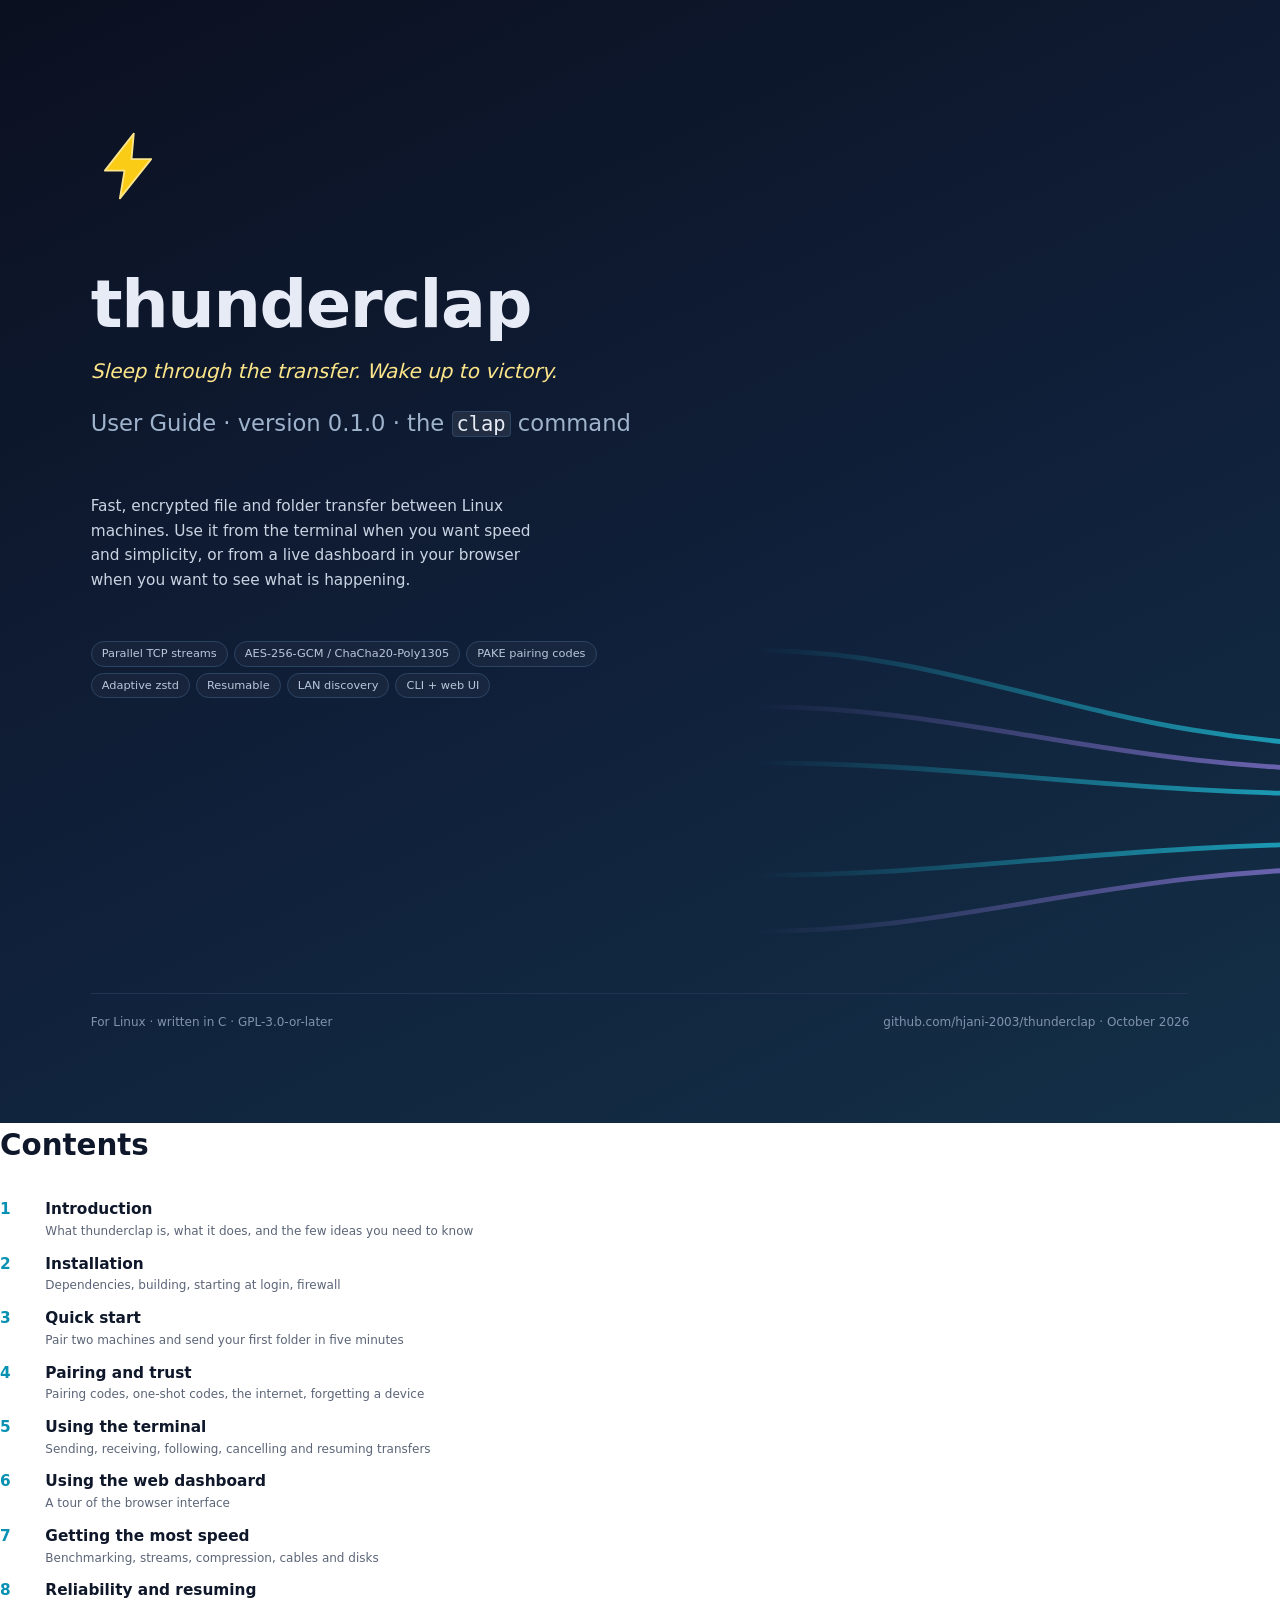
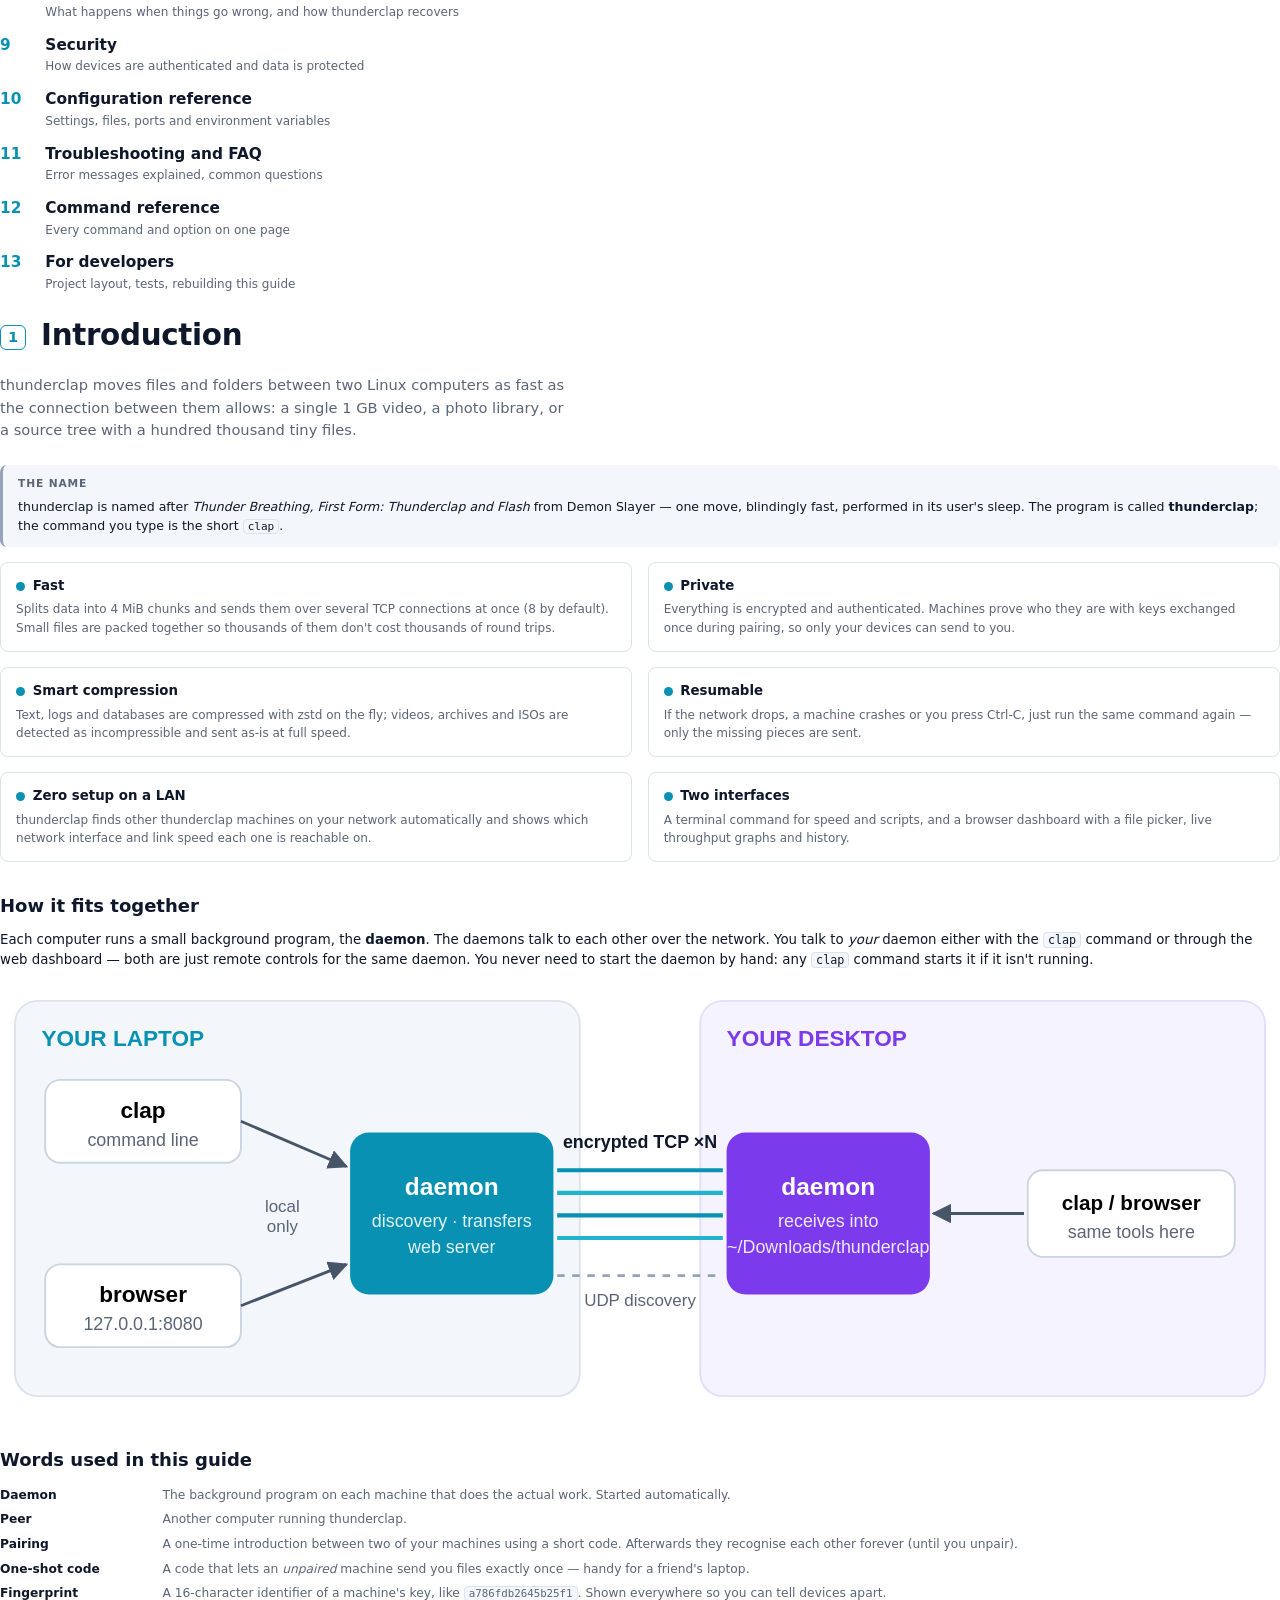
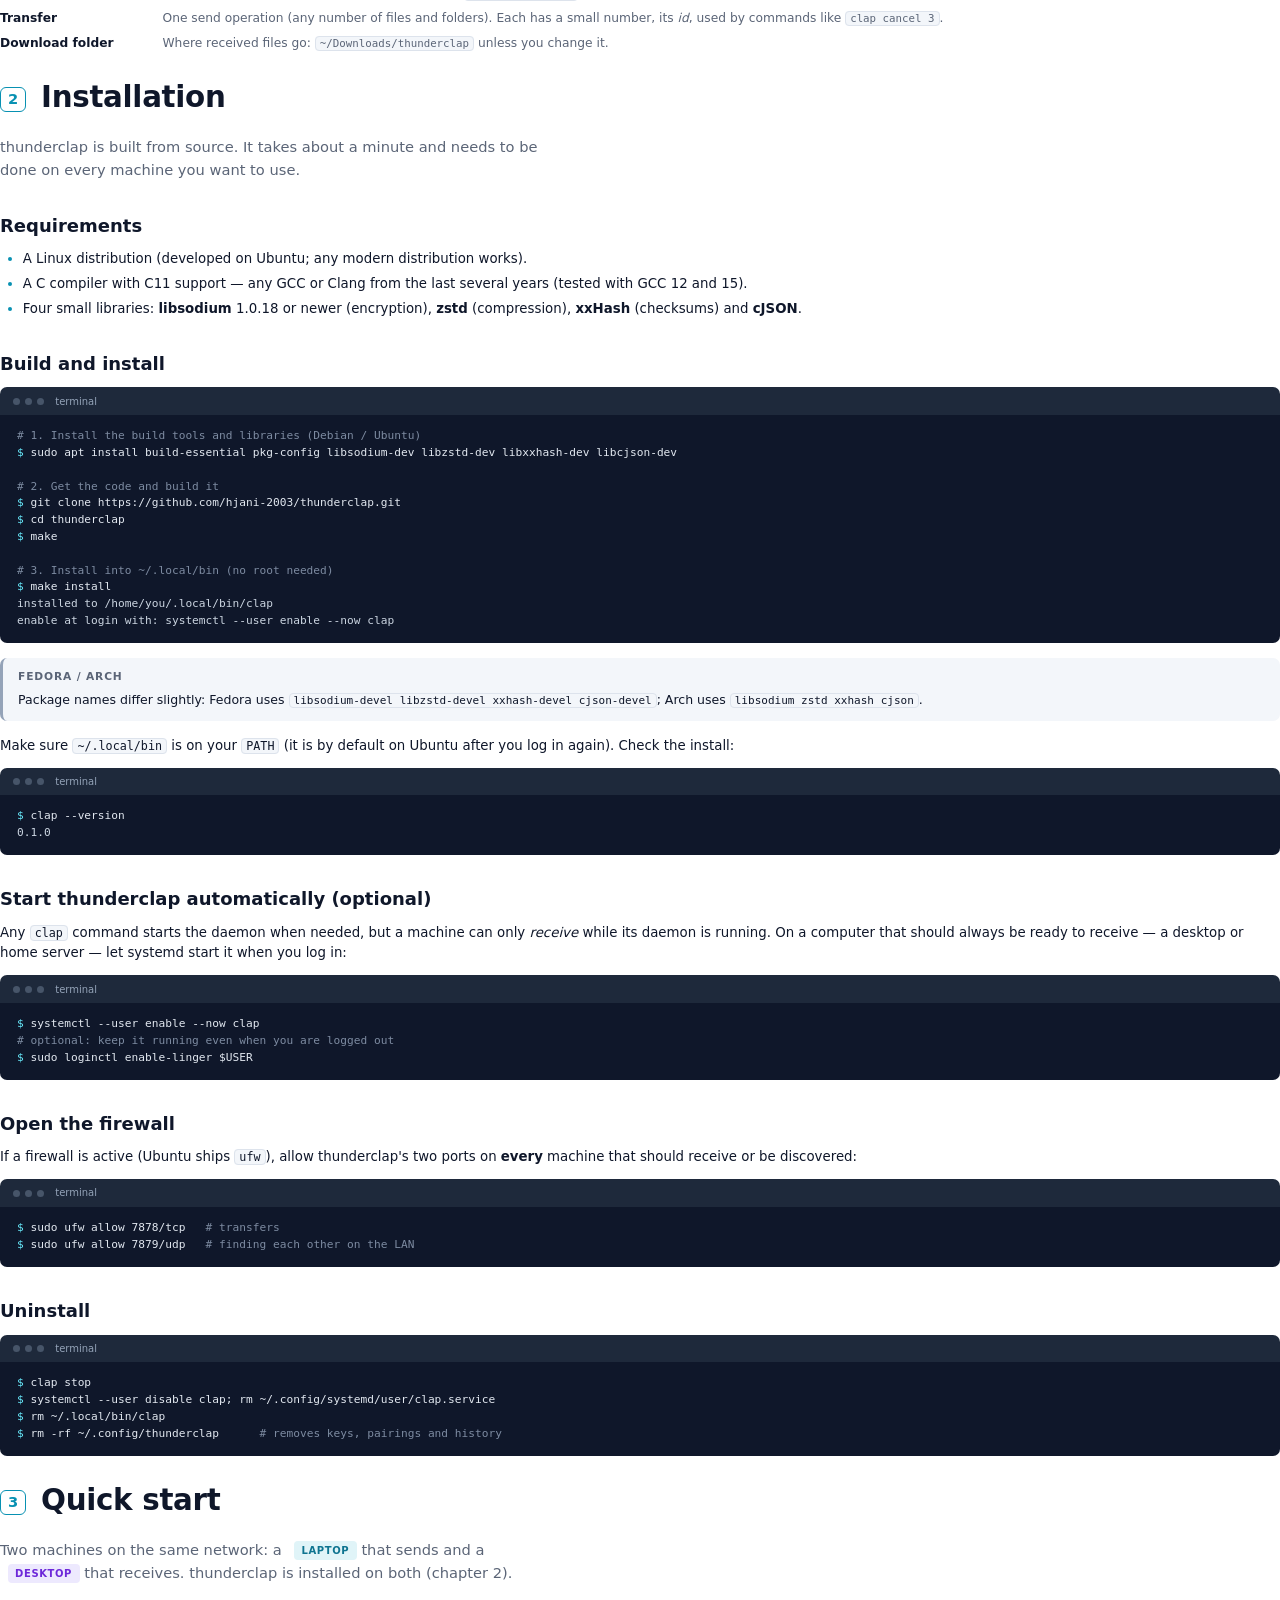
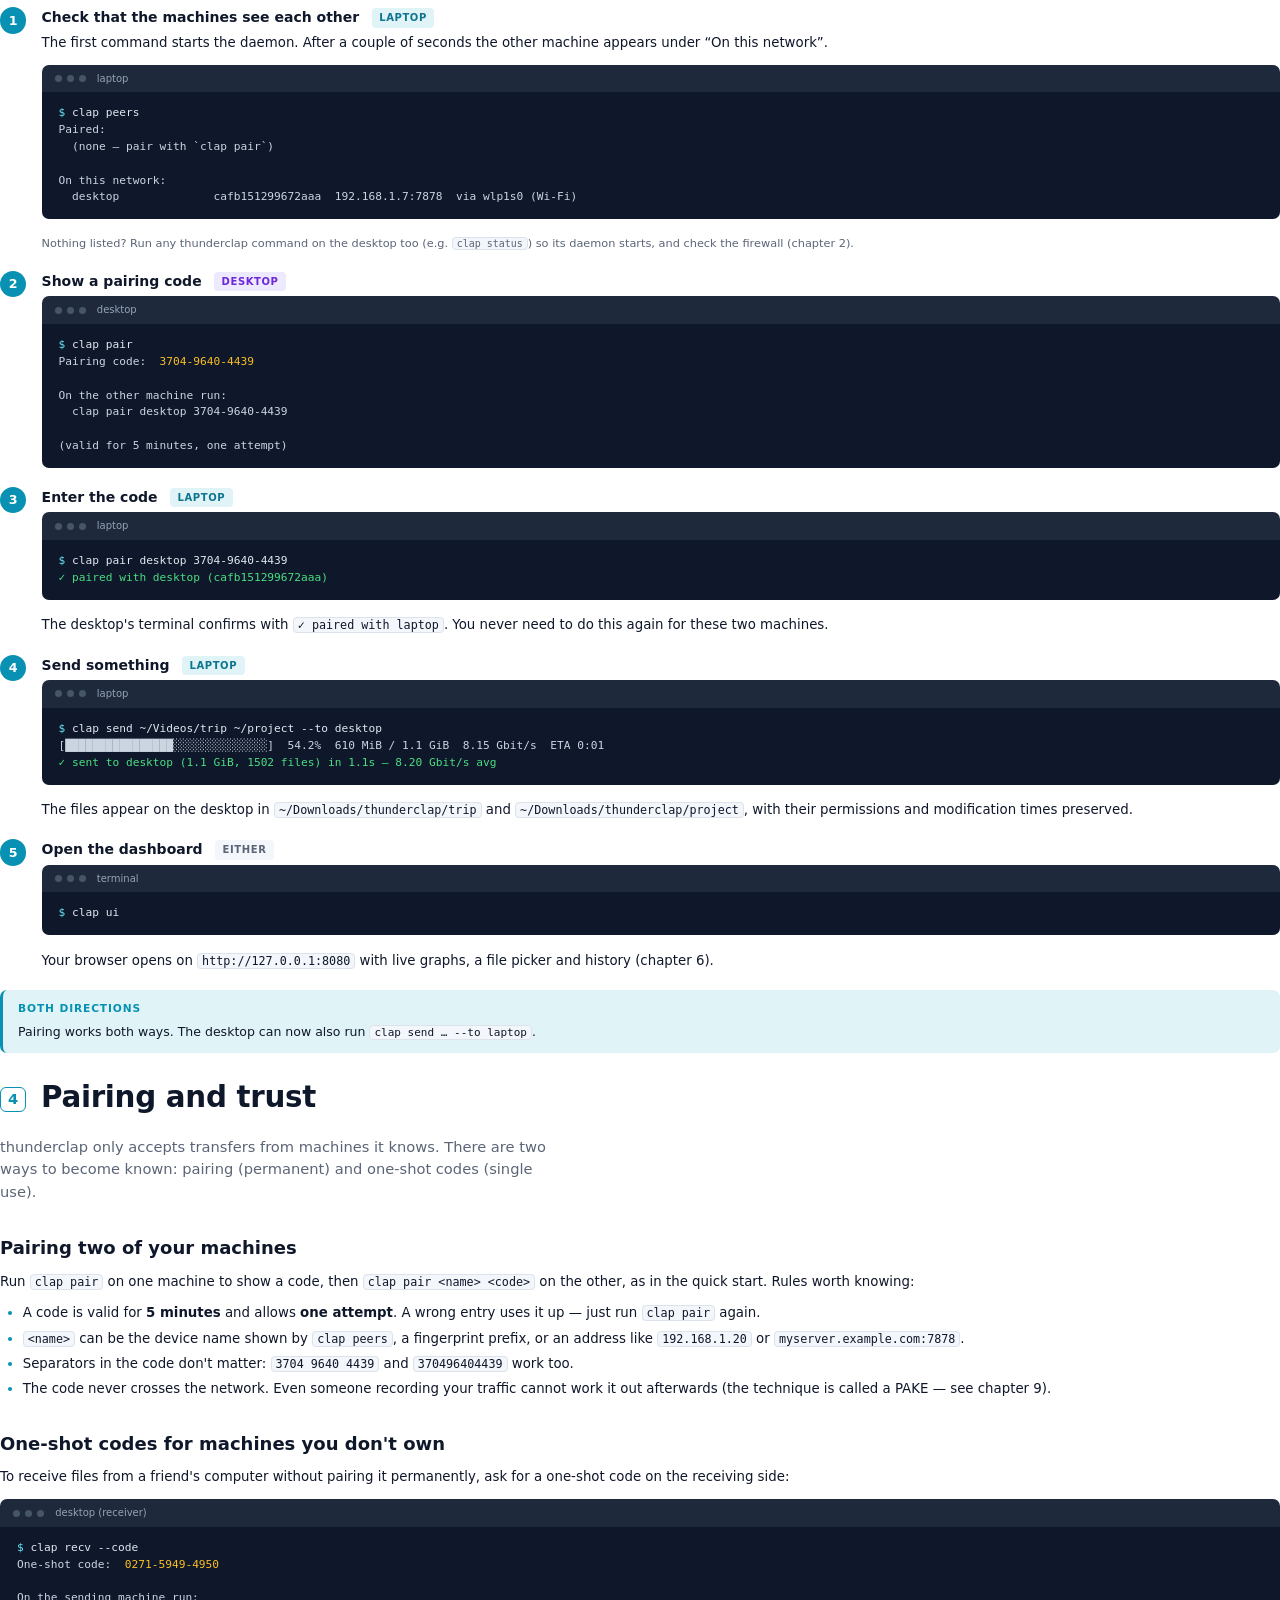
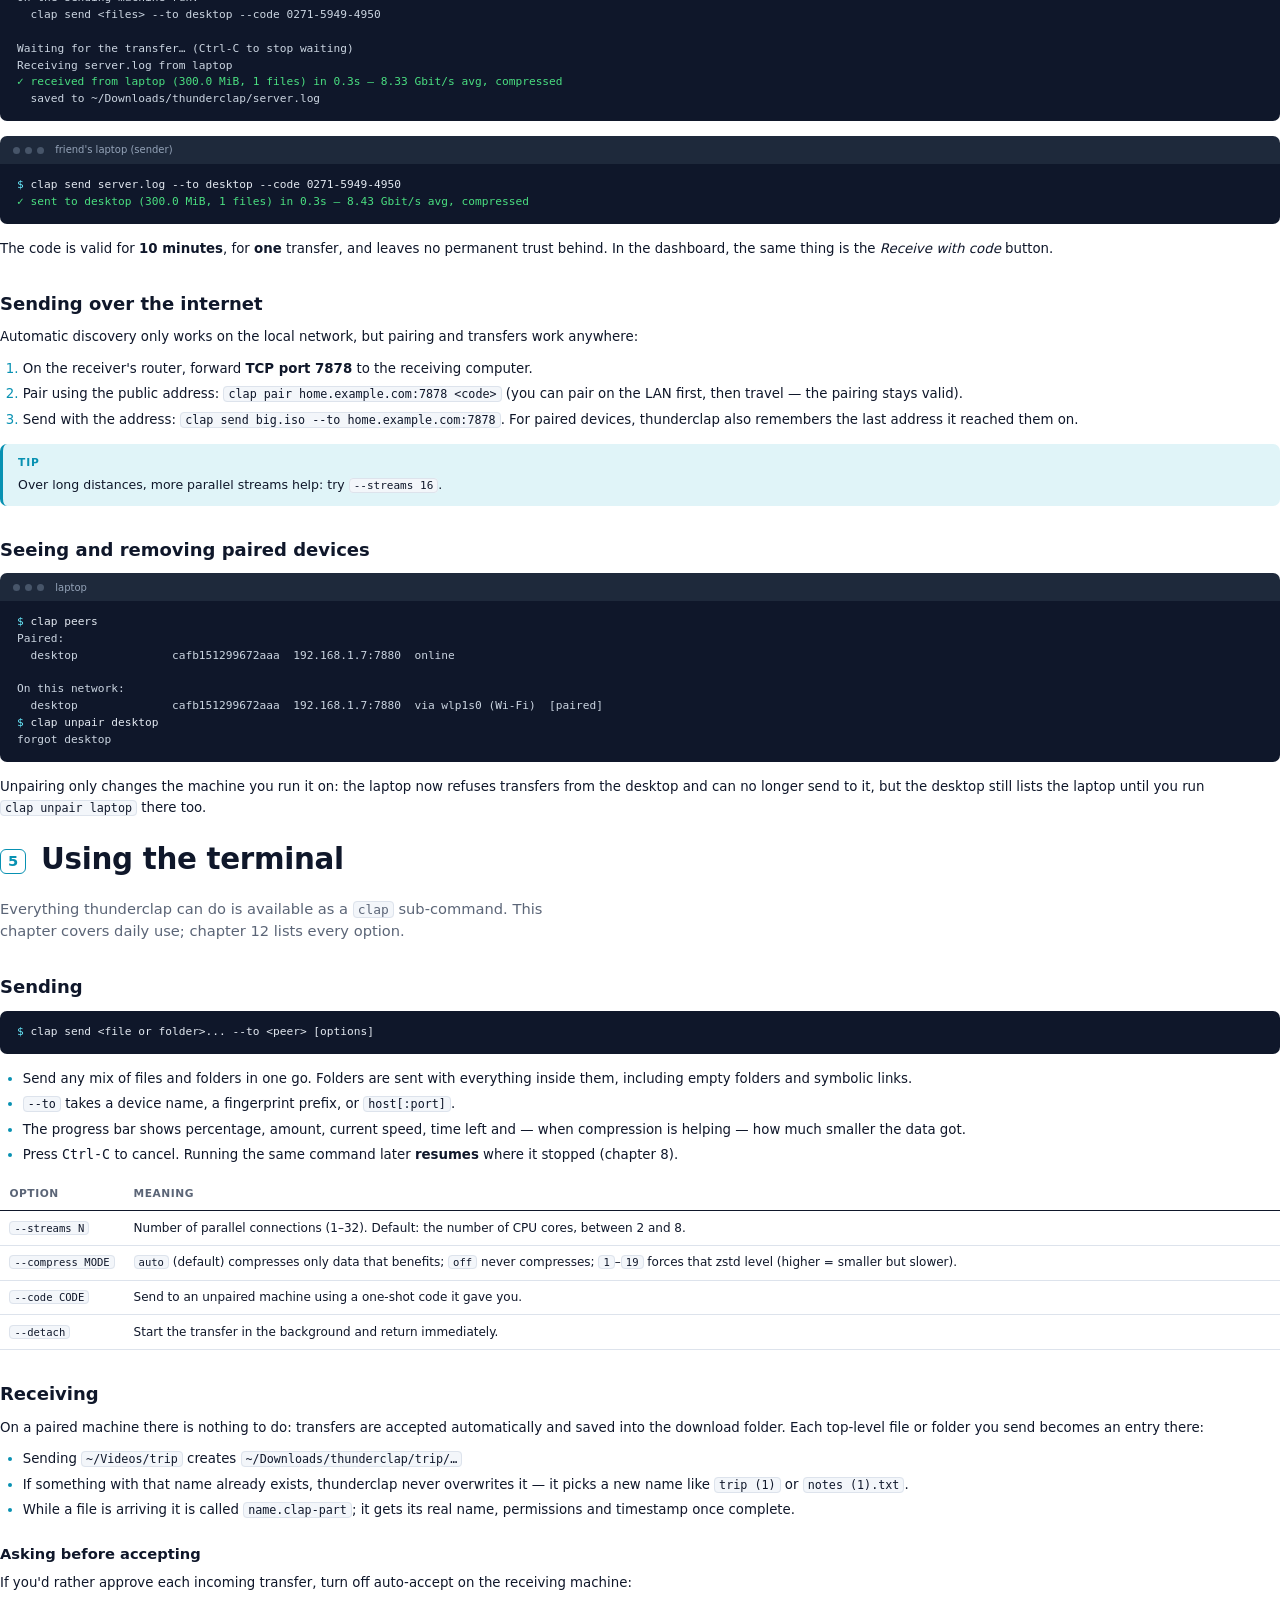
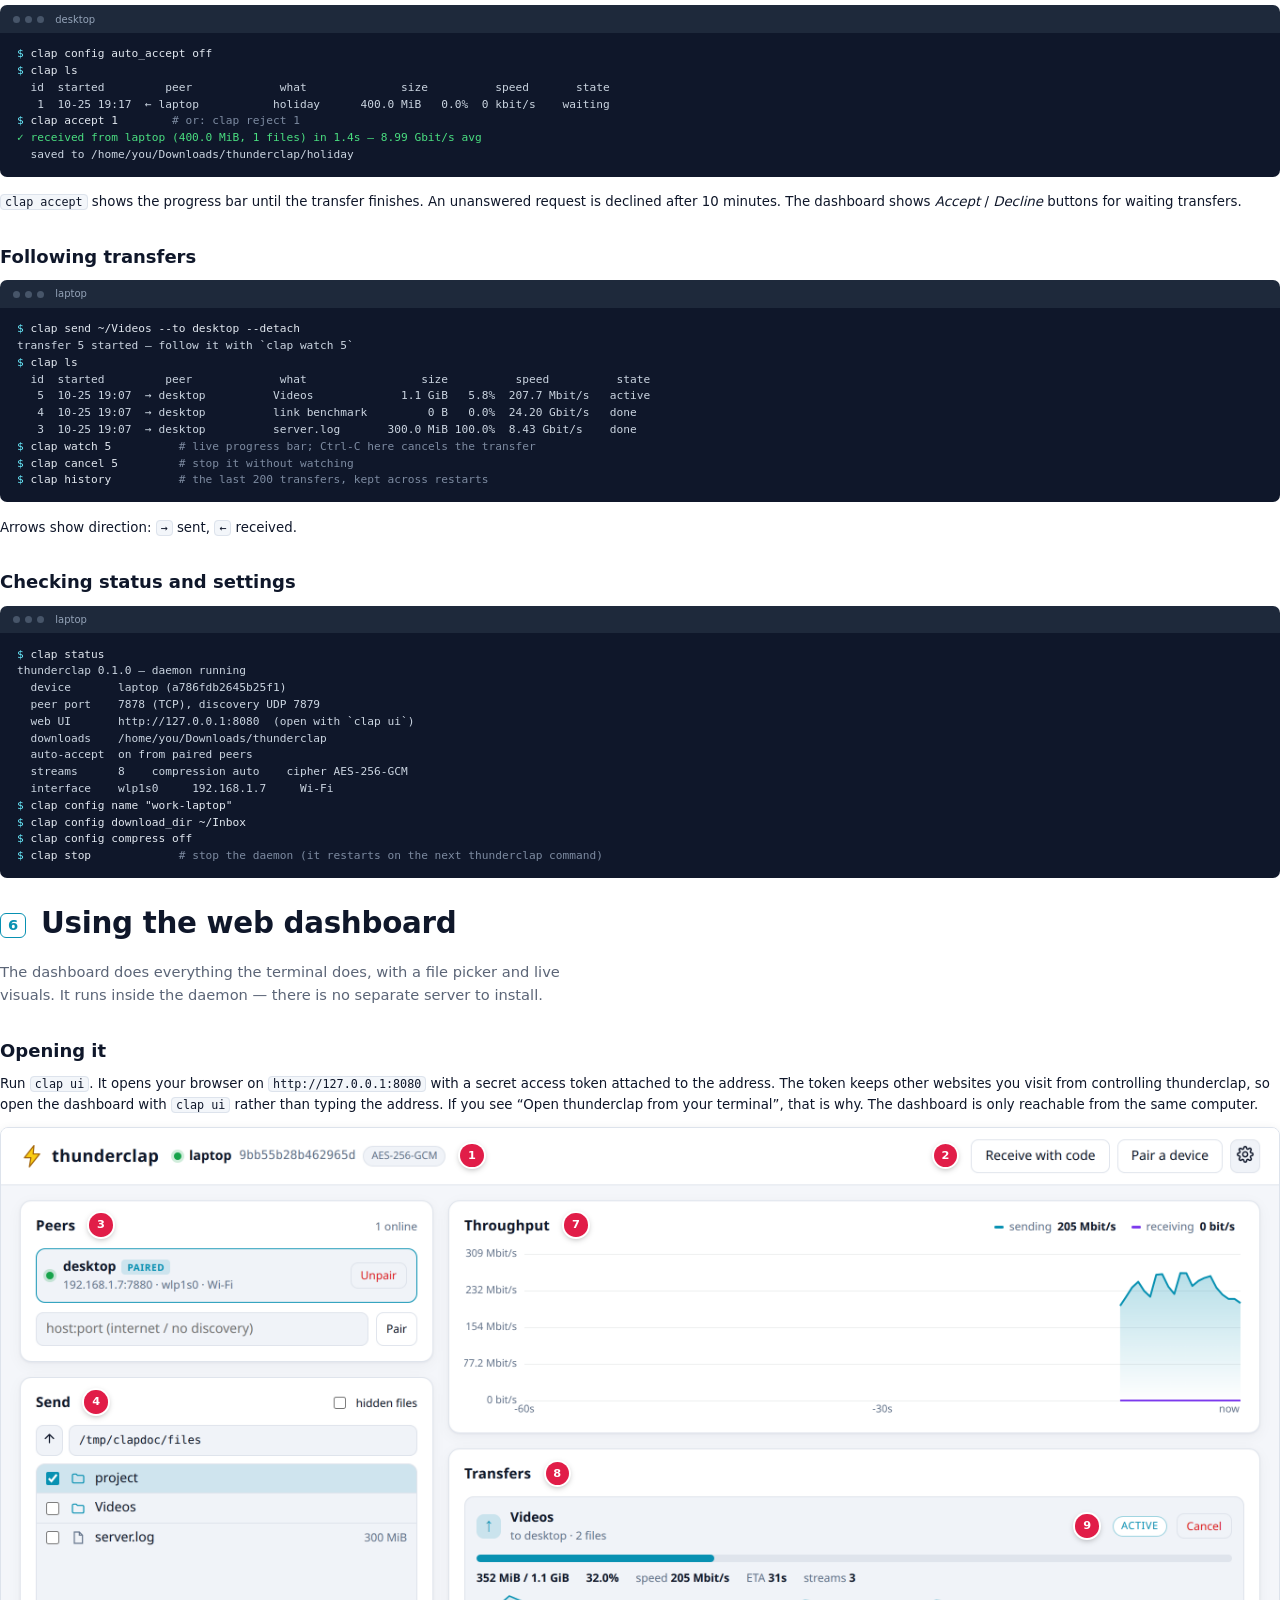
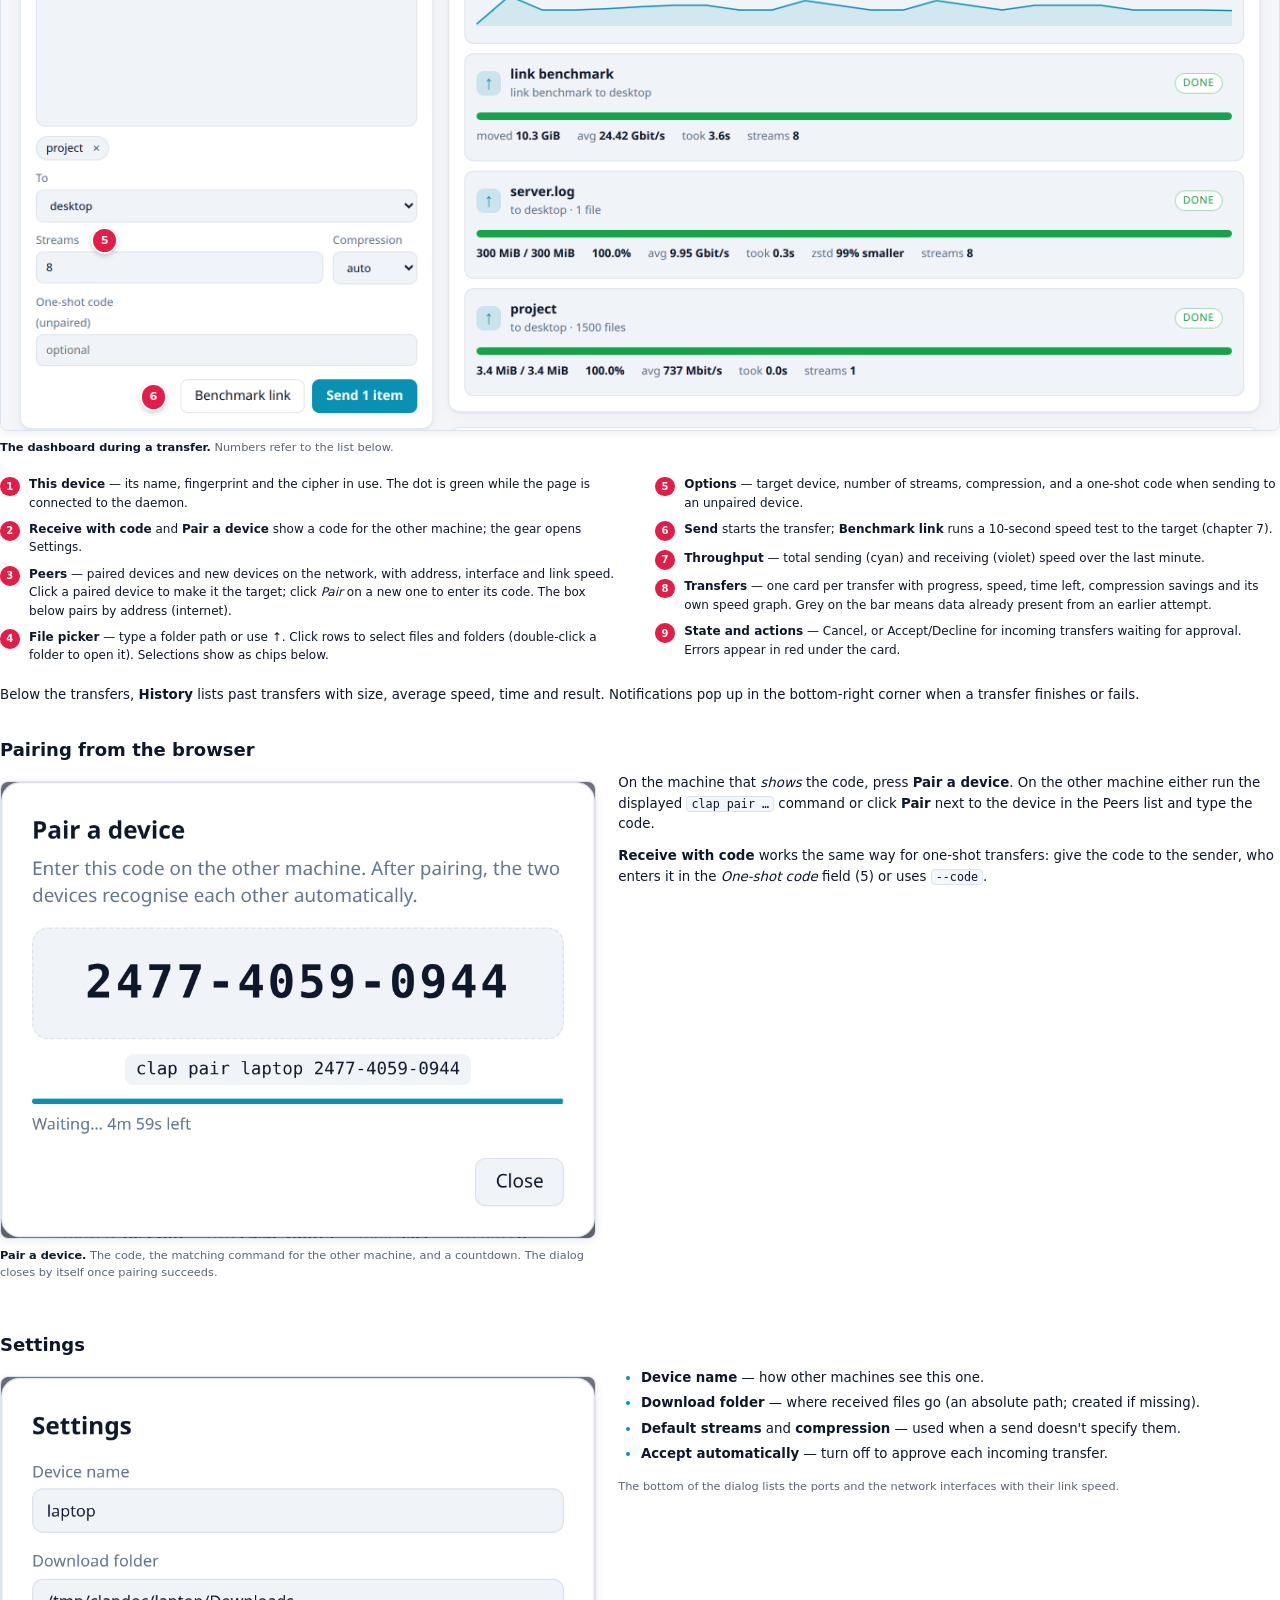
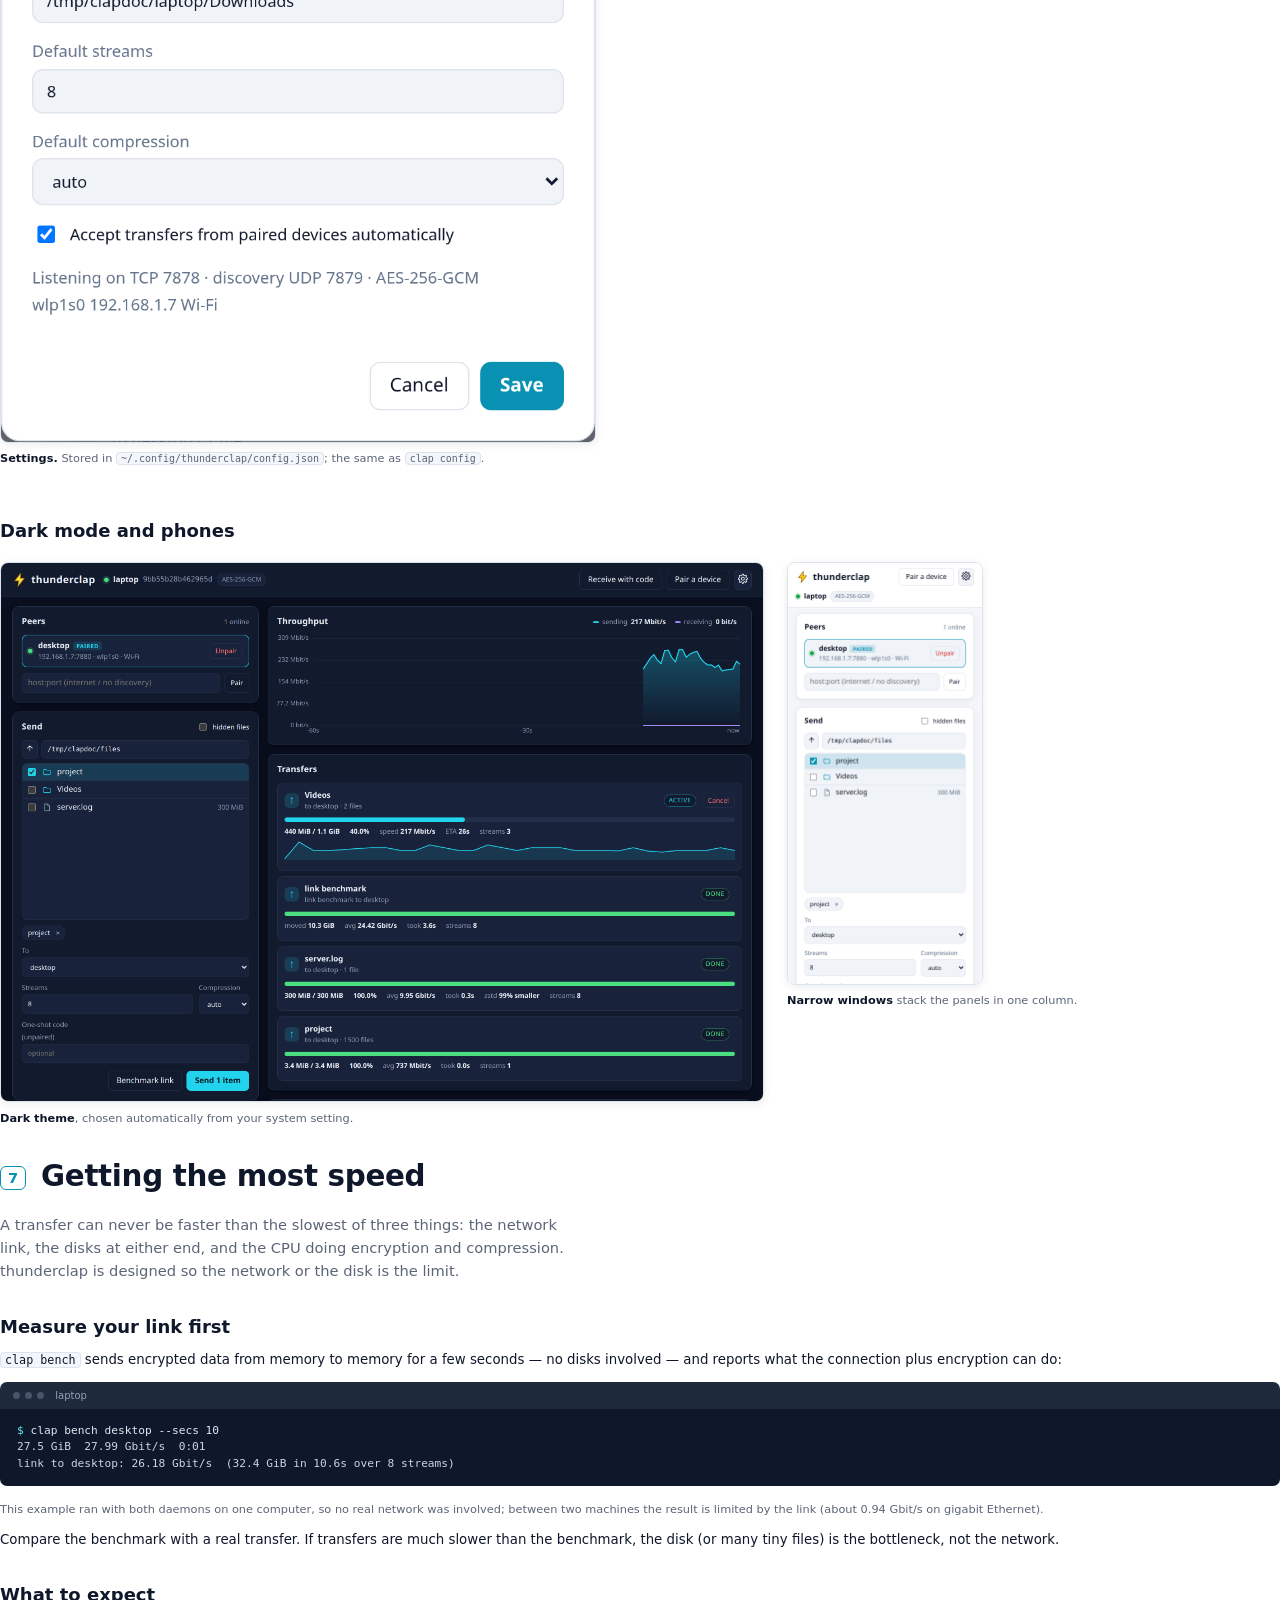
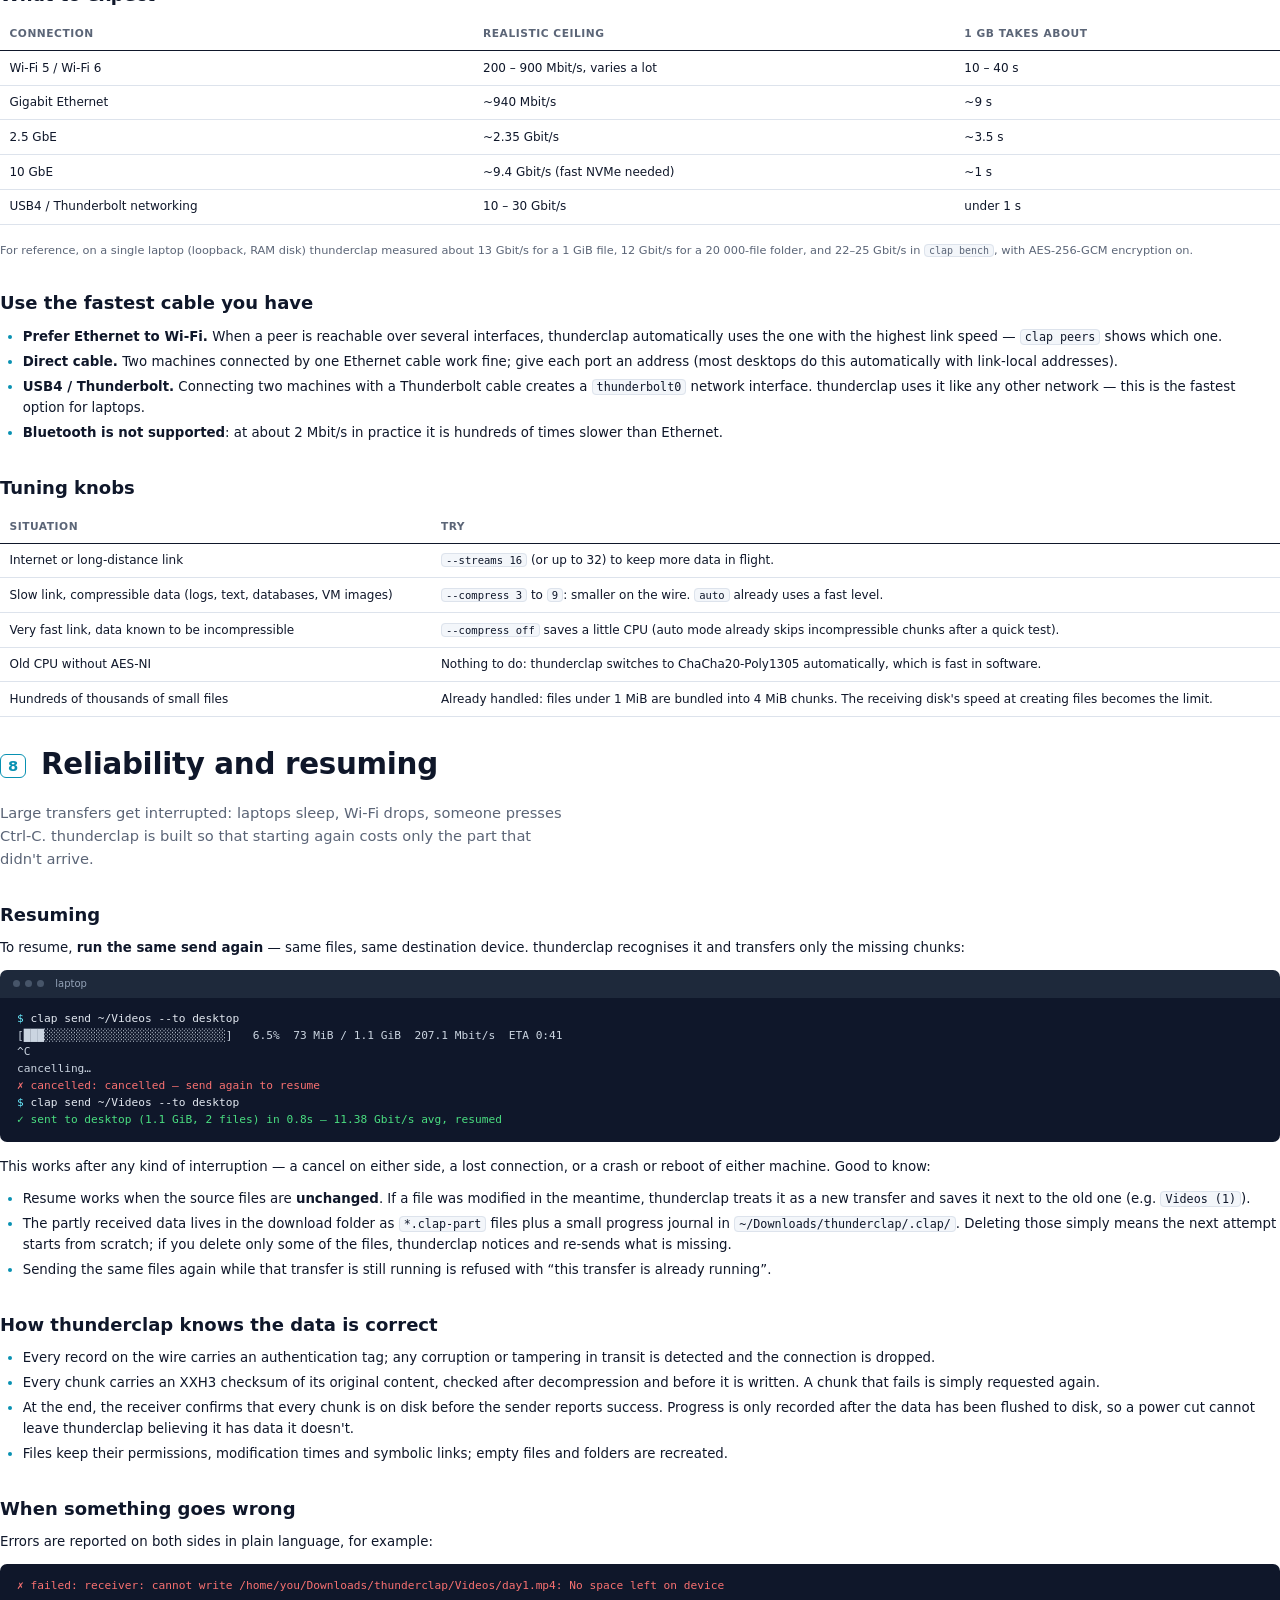
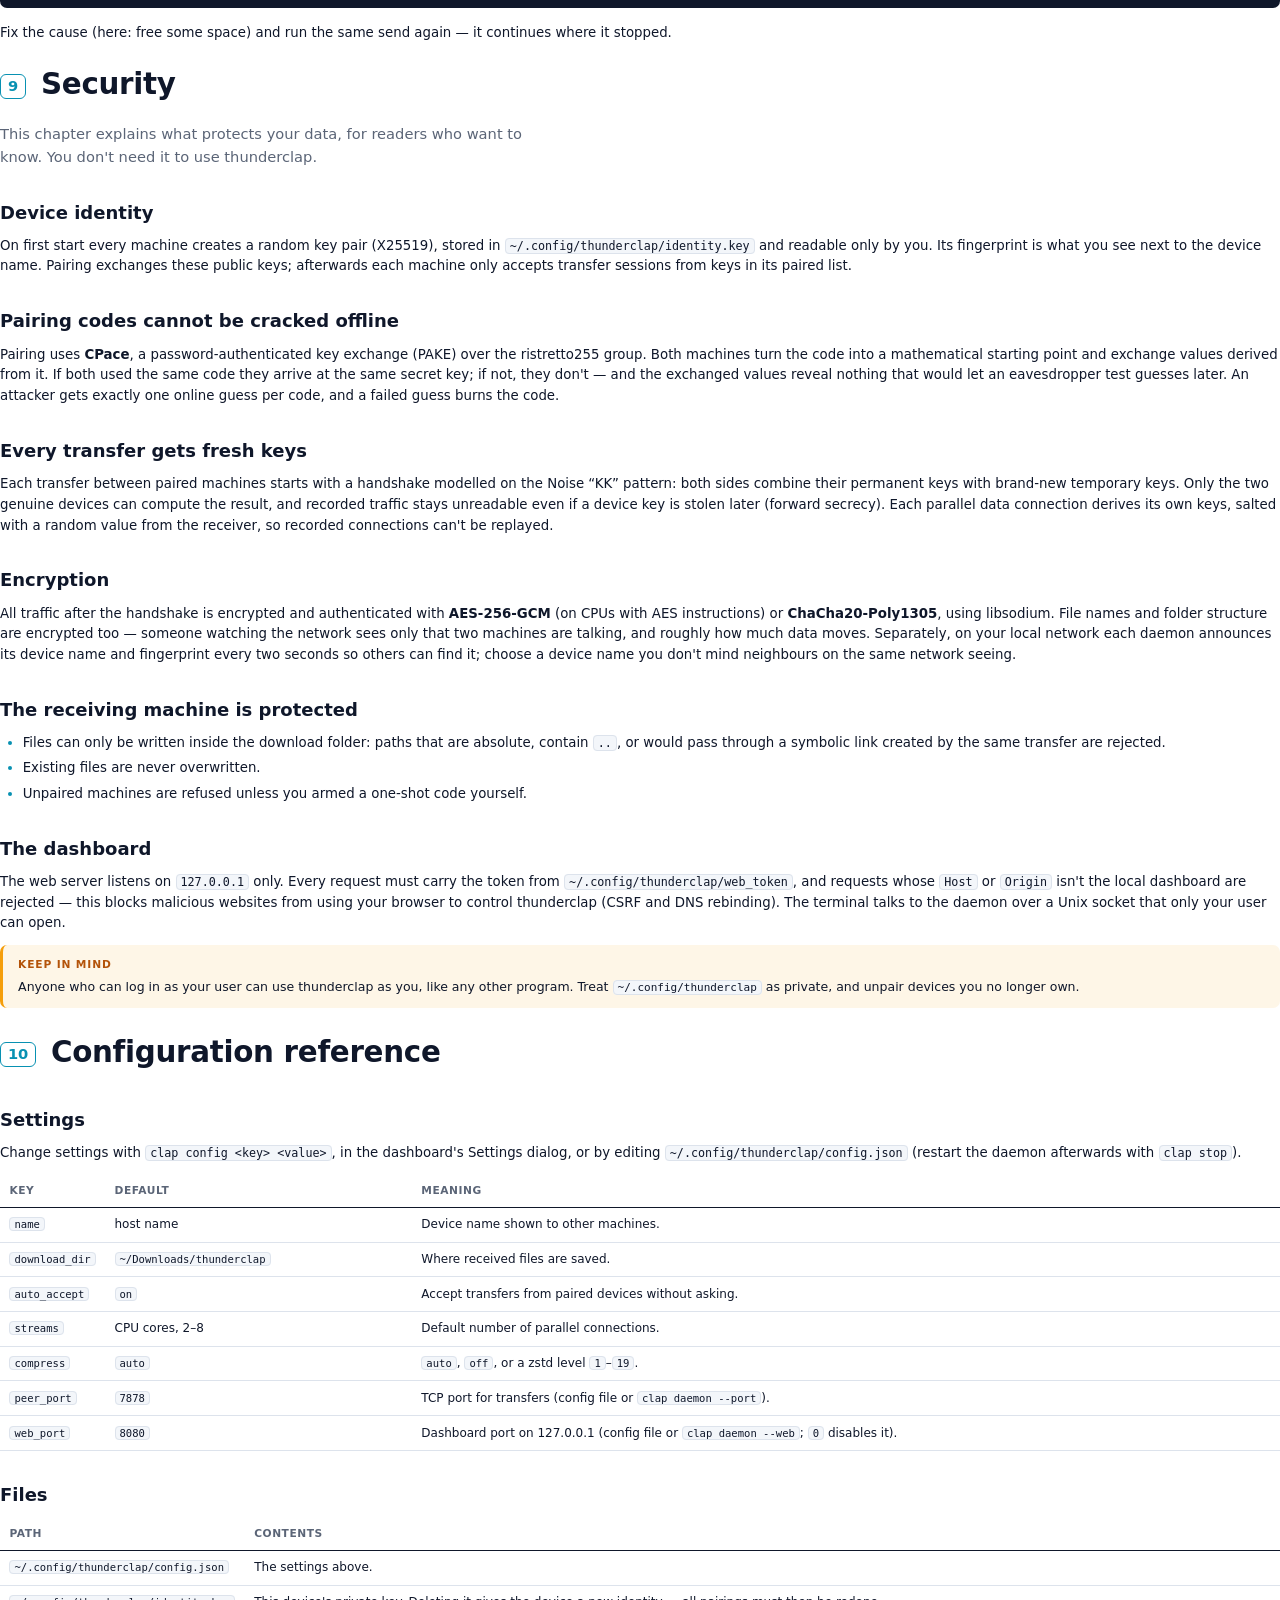
<file: docs/guide/guide.html>
<!doctype html>
<html lang="en">
<head>
<meta charset="utf-8">
<title>thunderclap — User Guide</title>
<link rel="stylesheet" href="guide.css">
<link rel="stylesheet" href="../img/ui-overview-pins.css">
</head>
<body>

<!-- ======================= COVER ======================= -->
<section class="cover">
  <svg class="mark" viewBox="0 0 32 32" aria-hidden="true">
    <path d="M18.5 2 L6 18 H14.5 L12.5 30 L26 13 H17.5 Z" fill="#facc15" stroke="#fde68a" stroke-width="0.8"/>
  </svg>
  <h1>thunderclap</h1>
  <div class="tagline">Sleep through the transfer. Wake up to victory.</div>
  <div class="subtitle">User Guide · version 0.1.0 · the <code>clap</code> command</div>
  <p class="lede">Fast, encrypted file and folder transfer between Linux machines. Use it from the terminal
    when you want speed and simplicity, or from a live dashboard in your browser when you want to see what is
    happening.</p>
  <div class="pills">
    <span class="pill">Parallel TCP streams</span>
    <span class="pill">AES-256-GCM / ChaCha20-Poly1305</span>
    <span class="pill">PAKE pairing codes</span>
    <span class="pill">Adaptive zstd</span>
    <span class="pill">Resumable</span>
    <span class="pill">LAN discovery</span>
    <span class="pill">CLI + web UI</span>
  </div>
  <svg class="streaks" viewBox="0 0 400 260" aria-hidden="true">
    <defs>
      <linearGradient id="g1" x1="0" x2="1"><stop offset="0" stop-color="#22d3ee" stop-opacity="0"/><stop offset="1" stop-color="#22d3ee" stop-opacity="0.9"/></linearGradient>
      <linearGradient id="g2" x1="0" x2="1"><stop offset="0" stop-color="#a78bfa" stop-opacity="0"/><stop offset="1" stop-color="#a78bfa" stop-opacity="0.8"/></linearGradient>
    </defs>
    <g stroke-linecap="round" stroke-width="3" fill="none">
      <path d="M0 60 C 140 60, 220 120, 400 120" stroke="url(#g1)"/>
      <path d="M0 95 C 140 95, 220 135, 400 135" stroke="url(#g2)"/>
      <path d="M0 130 C 140 130, 220 150, 400 150" stroke="url(#g1)"/>
      <path d="M0 165 C 140 165, 220 165, 400 165" stroke="url(#g2)"/>
      <path d="M0 200 C 140 200, 220 180, 400 180" stroke="url(#g1)"/>
      <path d="M0 235 C 140 235, 220 195, 400 195" stroke="url(#g2)"/>
    </g>
  </svg>
  <div class="meta"><span>For Linux · written in C · GPL-3.0-or-later</span><span>github.com/hjani-2003/thunderclap · October 2026</span></div>
</section>

<!-- ======================= TOC ======================= -->
<section class="toc">
  <h1>Contents</h1>
  <ol>
    <li><a href="#intro"><span class="tn">1</span>Introduction</a><span class="desc">What thunderclap is, what it does, and the few ideas you need to know</span></li>
    <li><a href="#install"><span class="tn">2</span>Installation</a><span class="desc">Dependencies, building, starting at login, firewall</span></li>
    <li><a href="#quick"><span class="tn">3</span>Quick start</a><span class="desc">Pair two machines and send your first folder in five minutes</span></li>
    <li><a href="#pairing"><span class="tn">4</span>Pairing and trust</a><span class="desc">Pairing codes, one-shot codes, the internet, forgetting a device</span></li>
    <li><a href="#cli"><span class="tn">5</span>Using the terminal</a><span class="desc">Sending, receiving, following, cancelling and resuming transfers</span></li>
    <li><a href="#web"><span class="tn">6</span>Using the web dashboard</a><span class="desc">A tour of the browser interface</span></li>
    <li><a href="#speed"><span class="tn">7</span>Getting the most speed</a><span class="desc">Benchmarking, streams, compression, cables and disks</span></li>
    <li><a href="#reliability"><span class="tn">8</span>Reliability and resuming</a><span class="desc">What happens when things go wrong, and how thunderclap recovers</span></li>
    <li><a href="#security"><span class="tn">9</span>Security</a><span class="desc">How devices are authenticated and data is protected</span></li>
    <li><a href="#config"><span class="tn">10</span>Configuration reference</a><span class="desc">Settings, files, ports and environment variables</span></li>
    <li><a href="#trouble"><span class="tn">11</span>Troubleshooting and FAQ</a><span class="desc">Error messages explained, common questions</span></li>
    <li><a href="#reference"><span class="tn">12</span>Command reference</a><span class="desc">Every command and option on one page</span></li>
    <li><a href="#dev"><span class="tn">13</span>For developers</a><span class="desc">Project layout, tests, rebuilding this guide</span></li>
  </ol>
</section>

<!-- ======================= 1 INTRO ======================= -->
<h1 class="chapter" id="intro"><span class="num">1</span>Introduction</h1>
<p class="chapter-intro">thunderclap moves files and folders between two Linux computers as fast as the connection between them
allows: a single 1 GB video, a photo library, or a source tree with a hundred thousand tiny files.</p>
<div class="note"><b class="label">The name</b>
<p>thunderclap is named after <em>Thunder Breathing, First Form: Thunderclap and Flash</em> from Demon Slayer — one move,
blindingly fast, performed in its user's sleep. The program is called <strong>thunderclap</strong>; the command you type is
the short <code>clap</code>.</p></div>

<div class="feature-grid">
  <div class="feature"><h4><span class="dot"></span>Fast</h4><p>Splits data into 4 MiB chunks and sends them over several TCP connections at once (8 by default). Small files are packed together so thousands of them don't cost thousands of round trips.</p></div>
  <div class="feature"><h4><span class="dot"></span>Private</h4><p>Everything is encrypted and authenticated. Machines prove who they are with keys exchanged once during pairing, so only your devices can send to you.</p></div>
  <div class="feature"><h4><span class="dot"></span>Smart compression</h4><p>Text, logs and databases are compressed with zstd on the fly; videos, archives and ISOs are detected as incompressible and sent as-is at full speed.</p></div>
  <div class="feature"><h4><span class="dot"></span>Resumable</h4><p>If the network drops, a machine crashes or you press Ctrl-C, just run the same command again — only the missing pieces are sent.</p></div>
  <div class="feature"><h4><span class="dot"></span>Zero setup on a LAN</h4><p>thunderclap finds other thunderclap machines on your network automatically and shows which network interface and link speed each one is reachable on.</p></div>
  <div class="feature"><h4><span class="dot"></span>Two interfaces</h4><p>A terminal command for speed and scripts, and a browser dashboard with a file picker, live throughput graphs and history.</p></div>
</div>

<h2>How it fits together</h2>
<p>Each computer runs a small background program, the <strong>daemon</strong>. The daemons talk to each other over the
network. You talk to <em>your</em> daemon either with the <code>clap</code> command or through the web dashboard — both are
just remote controls for the same daemon. You never need to start the daemon by hand: any <code>clap</code> command starts it
if it isn't running.</p>

<div class="diagram">
<svg viewBox="0 0 680 230">
  <defs><marker id="ar" viewBox="0 0 10 10" refX="9" refY="5" markerWidth="7" markerHeight="7" orient="auto-start-reverse"><path d="M0 0 L10 5 L0 10z" fill="#475569"/></marker></defs>
  <rect x="8" y="10" width="300" height="210" rx="12" fill="#f3f6fa" stroke="#dde3ec"/>
  <text x="22" y="34" font-size="12" font-weight="700" fill="#0891b2">YOUR LAPTOP</text>
  <rect x="372" y="10" width="300" height="210" rx="12" fill="#f5f3ff" stroke="#e4defc"/>
  <text x="386" y="34" font-size="12" font-weight="700" fill="#7c3aed">YOUR DESKTOP</text>

  <rect x="24" y="52" width="104" height="44" rx="8" fill="#fff" stroke="#cbd5e1"/>
  <text x="76" y="72" text-anchor="middle" font-size="12" font-weight="600">clap</text>
  <text x="76" y="87" text-anchor="middle" font-size="9.5" fill="#5b6577">command line</text>
  <rect x="24" y="150" width="104" height="44" rx="8" fill="#fff" stroke="#cbd5e1"/>
  <text x="76" y="170" text-anchor="middle" font-size="12" font-weight="600">browser</text>
  <text x="76" y="185" text-anchor="middle" font-size="9.5" fill="#5b6577">127.0.0.1:8080</text>

  <rect x="186" y="80" width="108" height="86" rx="10" fill="#0891b2"/>
  <text x="240" y="113" text-anchor="middle" font-size="13" font-weight="700" fill="#fff">daemon</text>
  <text x="240" y="130" text-anchor="middle" font-size="9.5" fill="#e0f4f8">discovery · transfers</text>
  <text x="240" y="144" text-anchor="middle" font-size="9.5" fill="#e0f4f8">web server</text>

  <rect x="386" y="80" width="108" height="86" rx="10" fill="#7c3aed"/>
  <text x="440" y="113" text-anchor="middle" font-size="13" font-weight="700" fill="#fff">daemon</text>
  <text x="440" y="130" text-anchor="middle" font-size="9.5" fill="#ede9fe">receives into</text>
  <text x="440" y="144" text-anchor="middle" font-size="9.5" fill="#ede9fe">~/Downloads/thunderclap</text>
  <rect x="546" y="100" width="110" height="46" rx="8" fill="#fff" stroke="#cbd5e1"/>
  <text x="601" y="121" text-anchor="middle" font-size="11" font-weight="600">clap / browser</text>
  <text x="601" y="136" text-anchor="middle" font-size="9.5" fill="#5b6577">same tools here</text>

  <path d="M128 74 L184 98" stroke="#475569" stroke-width="1.5" fill="none" marker-end="url(#ar)"/>
  <path d="M128 172 L184 150" stroke="#475569" stroke-width="1.5" fill="none" marker-end="url(#ar)"/>
  <path d="M544 123 L496 123" stroke="#475569" stroke-width="1.5" fill="none" marker-end="url(#ar)"/>
  <g stroke-width="2.2" fill="none">
    <path d="M296 100 L384 100" stroke="#0891b2"/>
    <path d="M296 112 L384 112" stroke="#22b3cf"/>
    <path d="M296 124 L384 124" stroke="#0891b2"/>
    <path d="M296 136 L384 136" stroke="#22b3cf"/>
  </g>
  <path d="M296 156 L384 156" stroke="#94a3b8" stroke-width="1.4" stroke-dasharray="4 4" fill="none"/>
  <text x="340" y="88" text-anchor="middle" font-size="9.5" font-weight="600" fill="#0f172a">encrypted TCP ×N</text>
  <text x="340" y="172" text-anchor="middle" font-size="9" fill="#5b6577">UDP discovery</text>
  <text x="150" y="122" text-anchor="middle" font-size="9" fill="#5b6577">local</text>
  <text x="150" y="133" text-anchor="middle" font-size="9" fill="#5b6577">only</text>
</svg>
</div>

<h2>Words used in this guide</h2>
<dl class="kv">
  <dt>Daemon</dt><dd>The background program on each machine that does the actual work. Started automatically.</dd>
  <dt>Peer</dt><dd>Another computer running thunderclap.</dd>
  <dt>Pairing</dt><dd>A one-time introduction between two of your machines using a short code. Afterwards they recognise each other forever (until you unpair).</dd>
  <dt>One-shot code</dt><dd>A code that lets an <em>unpaired</em> machine send you files exactly once — handy for a friend's laptop.</dd>
  <dt>Fingerprint</dt><dd>A 16-character identifier of a machine's key, like <code>a786fdb2645b25f1</code>. Shown everywhere so you can tell devices apart.</dd>
  <dt>Transfer</dt><dd>One send operation (any number of files and folders). Each has a small number, its <em>id</em>, used by commands like <code>clap cancel 3</code>.</dd>
  <dt>Download folder</dt><dd>Where received files go: <code>~/Downloads/thunderclap</code> unless you change it.</dd>
</dl>

<!-- ======================= 2 INSTALL ======================= -->
<h1 class="chapter" id="install"><span class="num">2</span>Installation</h1>
<p class="chapter-intro">thunderclap is built from source. It takes about a minute and needs to be done on every machine you want to use.</p>

<h2>Requirements</h2>
<ul>
  <li>A Linux distribution (developed on Ubuntu; any modern distribution works).</li>
  <li>A C compiler with C11 support — any GCC or Clang from the last several years (tested with GCC 12 and 15).</li>
  <li>Four small libraries: <strong>libsodium</strong> 1.0.18 or newer (encryption), <strong>zstd</strong> (compression), <strong>xxHash</strong> (checksums) and <strong>cJSON</strong>.</li>
</ul>

<h2>Build and install</h2>
<div class="term"><div class="bar"><i></i><i></i><i></i><span>terminal</span></div><pre><span class="c"># 1. Install the build tools and libraries (Debian / Ubuntu)</span>
<span class="p">$ </span>sudo apt install build-essential pkg-config libsodium-dev libzstd-dev libxxhash-dev libcjson-dev

<span class="c"># 2. Get the code and build it</span>
<span class="p">$ </span>git clone https://github.com/hjani-2003/thunderclap.git
<span class="p">$ </span>cd thunderclap
<span class="p">$ </span>make

<span class="c"># 3. Install into ~/.local/bin (no root needed)</span>
<span class="p">$ </span>make install
<span class="o">installed to /home/you/.local/bin/clap
enable at login with: systemctl --user enable --now clap</span></pre></div>

<div class="note"><b class="label">Fedora / Arch</b>
<p>Package names differ slightly: Fedora uses <code>libsodium-devel libzstd-devel xxhash-devel cjson-devel</code>;
Arch uses <code>libsodium zstd xxhash cjson</code>.</p></div>

<p>Make sure <code>~/.local/bin</code> is on your <code>PATH</code> (it is by default on Ubuntu after you log in again). Check the install:</p>
<div class="term"><div class="bar"><i></i><i></i><i></i><span>terminal</span></div><pre><span class="p">$ </span>clap --version
<span class="o">0.1.0</span></pre></div>

<h2>Start thunderclap automatically (optional)</h2>
<p>Any <code>clap</code> command starts the daemon when needed, but a machine can only <em>receive</em> while its daemon is running.
On a computer that should always be ready to receive — a desktop or home server — let systemd start it when you log in:</p>
<div class="term"><div class="bar"><i></i><i></i><i></i><span>terminal</span></div><pre><span class="p">$ </span>systemctl --user enable --now clap
<span class="c"># optional: keep it running even when you are logged out</span>
<span class="p">$ </span>sudo loginctl enable-linger $USER</pre></div>

<h2>Open the firewall</h2>
<p>If a firewall is active (Ubuntu ships <code>ufw</code>), allow thunderclap's two ports on <strong>every</strong> machine that should receive or be discovered:</p>
<div class="term"><div class="bar"><i></i><i></i><i></i><span>terminal</span></div><pre><span class="p">$ </span>sudo ufw allow 7878/tcp   <span class="c"># transfers</span>
<span class="p">$ </span>sudo ufw allow 7879/udp   <span class="c"># finding each other on the LAN</span></pre></div>

<h2>Uninstall</h2>
<div class="term"><div class="bar"><i></i><i></i><i></i><span>terminal</span></div><pre><span class="p">$ </span>clap stop
<span class="p">$ </span>systemctl --user disable clap; rm ~/.config/systemd/user/clap.service
<span class="p">$ </span>rm ~/.local/bin/clap
<span class="p">$ </span>rm -rf ~/.config/thunderclap      <span class="c"># removes keys, pairings and history</span></pre></div>

<!-- ======================= 3 QUICK START ======================= -->
<h1 class="chapter" id="quick"><span class="num">3</span>Quick start</h1>
<p class="chapter-intro">Two machines on the same network: a <span class="where a">laptop</span> that sends and a <span class="where b">desktop</span> that receives.
thunderclap is installed on both (chapter 2).</p>

<ol class="steps">
  <li><b>Check that the machines see each other <span class="where a">laptop</span></b>
  <p>The first command starts the daemon. After a couple of seconds the other machine appears under “On this network”.</p>
  <div class="term"><div class="bar"><i></i><i></i><i></i><span>laptop</span></div><pre><span class="p">$ </span>clap peers
<span class="o">Paired:
  (none — pair with `clap pair`)

On this network:
  desktop              cafb151299672aaa  192.168.1.7:7878  via wlp1s0 (Wi-Fi)</span></pre></div>
  <p class="small">Nothing listed? Run any thunderclap command on the desktop too (e.g. <code>clap status</code>) so its daemon starts, and check the firewall (chapter 2).</p></li>

  <li><b>Show a pairing code <span class="where b">desktop</span></b>
  <div class="term"><div class="bar"><i></i><i></i><i></i><span>desktop</span></div><pre><span class="p">$ </span>clap pair
<span class="o">Pairing code:  <span class="y">3704-9640-4439</span>

On the other machine run:
  clap pair desktop 3704-9640-4439

(valid for 5 minutes, one attempt)</span></pre></div></li>

  <li><b>Enter the code <span class="where a">laptop</span></b>
  <div class="term"><div class="bar"><i></i><i></i><i></i><span>laptop</span></div><pre><span class="p">$ </span>clap pair desktop 3704-9640-4439
<span class="g">✓ paired with desktop (cafb151299672aaa)</span></pre></div>
  <p>The desktop's terminal confirms with <code>✓ paired with laptop</code>. You never need to do this again for these two machines.</p></li>

  <li><b>Send something <span class="where a">laptop</span></b>
  <div class="term"><div class="bar"><i></i><i></i><i></i><span>laptop</span></div><pre><span class="p">$ </span>clap send ~/Videos/trip ~/project --to desktop
<span class="o">[████████████████░░░░░░░░░░░░░░]  54.2%  610 MiB / 1.1 GiB  8.15 Gbit/s  ETA 0:01</span>
<span class="g">✓ sent to desktop (1.1 GiB, 1502 files) in 1.1s — 8.20 Gbit/s avg</span></pre></div>
  <p>The files appear on the desktop in <code>~/Downloads/thunderclap/trip</code> and <code>~/Downloads/thunderclap/project</code>, with their permissions and modification times preserved.</p></li>

  <li><b>Open the dashboard <span class="where any">either</span></b>
  <div class="term"><div class="bar"><i></i><i></i><i></i><span>terminal</span></div><pre><span class="p">$ </span>clap ui</pre></div>
  <p>Your browser opens on <code>http://127.0.0.1:8080</code> with live graphs, a file picker and history (chapter 6).</p></li>
</ol>

<div class="tip"><b class="label">Both directions</b><p>Pairing works both ways. The desktop can now also run <code>clap send … --to laptop</code>.</p></div>

<!-- ======================= 4 PAIRING ======================= -->
<h1 class="chapter" id="pairing"><span class="num">4</span>Pairing and trust</h1>
<p class="chapter-intro">thunderclap only accepts transfers from machines it knows. There are two ways to become known:
pairing (permanent) and one-shot codes (single use).</p>

<h2>Pairing two of your machines</h2>
<p>Run <code>clap pair</code> on one machine to show a code, then <code>clap pair &lt;name&gt; &lt;code&gt;</code> on the other, as in the
quick start. Rules worth knowing:</p>
<ul>
  <li>A code is valid for <strong>5 minutes</strong> and allows <strong>one attempt</strong>. A wrong entry uses it up — just run <code>clap pair</code> again.</li>
  <li><code>&lt;name&gt;</code> can be the device name shown by <code>clap peers</code>, a fingerprint prefix, or an address like <code>192.168.1.20</code> or <code>myserver.example.com:7878</code>.</li>
  <li>Separators in the code don't matter: <code>3704 9640 4439</code> and <code>370496404439</code> work too.</li>
  <li>The code never crosses the network. Even someone recording your traffic cannot work it out afterwards
  (the technique is called a PAKE — see chapter 9).</li>
</ul>

<h2>One-shot codes for machines you don't own</h2>
<p>To receive files from a friend's computer without pairing it permanently, ask for a one-shot code on the receiving side:</p>
<div class="term"><div class="bar"><i></i><i></i><i></i><span>desktop (receiver)</span></div><pre><span class="p">$ </span>clap recv --code
<span class="o">One-shot code:  <span class="y">0271-5949-4950</span>

On the sending machine run:
  clap send &lt;files&gt; --to desktop --code 0271-5949-4950

Waiting for the transfer… (Ctrl-C to stop waiting)
Receiving server.log from laptop</span>
<span class="g">✓ received from laptop (300.0 MiB, 1 files) in 0.3s — 8.33 Gbit/s avg, compressed</span>
<span class="o">  saved to ~/Downloads/thunderclap/server.log</span></pre></div>
<div class="term"><div class="bar"><i></i><i></i><i></i><span>friend's laptop (sender)</span></div><pre><span class="p">$ </span>clap send server.log --to desktop --code 0271-5949-4950
<span class="g">✓ sent to desktop (300.0 MiB, 1 files) in 0.3s — 8.43 Gbit/s avg, compressed</span></pre></div>
<p>The code is valid for <strong>10 minutes</strong>, for <strong>one</strong> transfer, and leaves no permanent trust behind.
In the dashboard, the same thing is the <em>Receive with code</em> button.</p>

<h2>Sending over the internet</h2>
<p>Automatic discovery only works on the local network, but pairing and transfers work anywhere:</p>
<ol>
  <li>On the receiver's router, forward <strong>TCP port 7878</strong> to the receiving computer.</li>
  <li>Pair using the public address: <code>clap pair home.example.com:7878 &lt;code&gt;</code>
  (you can pair on the LAN first, then travel — the pairing stays valid).</li>
  <li>Send with the address: <code>clap send big.iso --to home.example.com:7878</code>.
  For paired devices, thunderclap also remembers the last address it reached them on.</li>
</ol>
<div class="tip"><b class="label">Tip</b><p>Over long distances, more parallel streams help: try <code>--streams 16</code>.</p></div>

<h2>Seeing and removing paired devices</h2>
<div class="term"><div class="bar"><i></i><i></i><i></i><span>laptop</span></div><pre><span class="p">$ </span>clap peers
<span class="o">Paired:
  desktop              cafb151299672aaa  192.168.1.7:7880  online

On this network:
  desktop              cafb151299672aaa  192.168.1.7:7880  via wlp1s0 (Wi-Fi)  [paired]</span>
<span class="p">$ </span>clap unpair desktop
<span class="o">forgot desktop</span></pre></div>
<p>Unpairing only changes the machine you run it on: the laptop now refuses transfers from the desktop and can no longer send
to it, but the desktop still lists the laptop until you run <code>clap unpair laptop</code> there too.</p>

<!-- ======================= 5 CLI ======================= -->
<h1 class="chapter" id="cli"><span class="num">5</span>Using the terminal</h1>
<p class="chapter-intro">Everything thunderclap can do is available as a <code>clap</code> sub-command. This chapter covers daily use;
chapter 12 lists every option.</p>

<h2>Sending</h2>
<pre><span class="p">$ </span>clap send &lt;file or folder&gt;... --to &lt;peer&gt; [options]</pre>
<ul>
  <li>Send any mix of files and folders in one go. Folders are sent with everything inside them, including empty folders and symbolic links.</li>
  <li><code>--to</code> takes a device name, a fingerprint prefix, or <code>host[:port]</code>.</li>
  <li>The progress bar shows percentage, amount, current speed, time left and — when compression is helping — how much smaller the data got.</li>
  <li>Press <kbd>Ctrl-C</kbd> to cancel. Running the same command later <strong>resumes</strong> where it stopped (chapter 8).</li>
</ul>

<table>
  <thead><tr><th>Option</th><th>Meaning</th></tr></thead>
  <tbody>
    <tr><td class="k"><code>--streams N</code></td><td>Number of parallel connections (1–32). Default: the number of CPU cores, between 2 and 8.</td></tr>
    <tr><td class="k"><code>--compress MODE</code></td><td><code>auto</code> (default) compresses only data that benefits; <code>off</code> never compresses; <code>1</code>–<code>19</code> forces that zstd level (higher = smaller but slower).</td></tr>
    <tr><td class="k"><code>--code CODE</code></td><td>Send to an unpaired machine using a one-shot code it gave you.</td></tr>
    <tr><td class="k"><code>--detach</code></td><td>Start the transfer in the background and return immediately.</td></tr>
  </tbody>
</table>

<h2>Receiving</h2>
<p>On a paired machine there is nothing to do: transfers are accepted automatically and saved into the download folder.
Each top-level file or folder you send becomes an entry there:</p>
<ul>
  <li>Sending <code>~/Videos/trip</code> creates <code>~/Downloads/thunderclap/trip/…</code></li>
  <li>If something with that name already exists, thunderclap never overwrites it — it picks a new name like <code>trip (1)</code> or <code>notes (1).txt</code>.</li>
  <li>While a file is arriving it is called <code>name.clap-part</code>; it gets its real name, permissions and timestamp once complete.</li>
</ul>

<h3>Asking before accepting</h3>
<p>If you'd rather approve each incoming transfer, turn off auto-accept on the receiving machine:</p>
<div class="term"><div class="bar"><i></i><i></i><i></i><span>desktop</span></div><pre><span class="p">$ </span>clap config auto_accept off
<span class="p">$ </span>clap ls
<span class="o">  id  started         peer             what              size          speed       state
   1  10-25 19:17  ← laptop           holiday      400.0 MiB   0.0%  0 kbit/s    waiting</span>
<span class="p">$ </span>clap accept 1        <span class="c"># or: clap reject 1</span>
<span class="g">✓ received from laptop (400.0 MiB, 1 files) in 1.4s — 8.99 Gbit/s avg</span>
<span class="o">  saved to /home/you/Downloads/thunderclap/holiday</span></pre></div>
<p><code>clap accept</code> shows the progress bar until the transfer finishes. An unanswered request is declined after 10 minutes. The dashboard shows
<em>Accept</em> / <em>Decline</em> buttons for waiting transfers.</p>

<h2>Following transfers</h2>
<div class="term"><div class="bar"><i></i><i></i><i></i><span>laptop</span></div><pre><span class="p">$ </span>clap send ~/Videos --to desktop --detach
<span class="o">transfer 5 started — follow it with `clap watch 5`</span>
<span class="p">$ </span>clap ls
<span class="o">  id  started         peer             what                 size          speed          state
   5  10-25 19:07  → desktop          Videos             1.1 GiB   5.8%  207.7 Mbit/s   active
   4  10-25 19:07  → desktop          link benchmark         0 B   0.0%  24.20 Gbit/s   done
   3  10-25 19:07  → desktop          server.log       300.0 MiB 100.0%  8.43 Gbit/s    done</span>
<span class="p">$ </span>clap watch 5          <span class="c"># live progress bar; Ctrl-C here cancels the transfer</span>
<span class="p">$ </span>clap cancel 5         <span class="c"># stop it without watching</span>
<span class="p">$ </span>clap history          <span class="c"># the last 200 transfers, kept across restarts</span></pre></div>
<p>Arrows show direction: <code>→</code> sent, <code>←</code> received.</p>

<h2>Checking status and settings</h2>
<div class="term"><div class="bar"><i></i><i></i><i></i><span>laptop</span></div><pre><span class="p">$ </span>clap status
<span class="o">thunderclap 0.1.0 — daemon running
  device       laptop (a786fdb2645b25f1)
  peer port    7878 (TCP), discovery UDP 7879
  web UI       http://127.0.0.1:8080  (open with `clap ui`)
  downloads    /home/you/Downloads/thunderclap
  auto-accept  on from paired peers
  streams      8    compression auto    cipher AES-256-GCM
  interface    wlp1s0     192.168.1.7     Wi-Fi</span>
<span class="p">$ </span>clap config name "work-laptop"
<span class="p">$ </span>clap config download_dir ~/Inbox
<span class="p">$ </span>clap config compress off
<span class="p">$ </span>clap stop             <span class="c"># stop the daemon (it restarts on the next thunderclap command)</span></pre></div>

<!-- ======================= 6 WEB ======================= -->
<h1 class="chapter" id="web"><span class="num">6</span>Using the web dashboard</h1>
<p class="chapter-intro">The dashboard does everything the terminal does, with a file picker and live visuals. It runs inside
the daemon — there is no separate server to install.</p>

<h2>Opening it</h2>
<p>Run <code>clap ui</code>. It opens your browser on <code>http://127.0.0.1:8080</code> with a secret access token attached to
the address. The token keeps other websites you visit from controlling thunderclap, so open the dashboard with <code>clap ui</code>
rather than typing the address. If you see “Open thunderclap from your terminal”, that is why. The dashboard is only reachable
from the same computer.</p>

<figure>
  <div class="annotated">
  <img src="../img/ui-overview.png" alt="thunderclap dashboard while sending a folder">
  <span class="pin p1">1</span>
  <span class="pin p2">2</span>
  <span class="pin p3">3</span>
  <span class="pin p4">4</span>
  <span class="pin p5">5</span>
  <span class="pin p6">6</span>
  <span class="pin p7">7</span>
  <span class="pin p8">8</span>
  <span class="pin p9">9</span>
  </div>
  <figcaption><b>The dashboard during a transfer.</b> Numbers refer to the list below.</figcaption>
</figure>

<ul class="legend-list">
  <li><span class="n">1</span><span><b>This device</b> — its name, fingerprint and the cipher in use. The dot is green while the page is connected to the daemon.</span></li>
  <li><span class="n">2</span><span><b>Receive with code</b> and <b>Pair a device</b> show a code for the other machine; the gear opens Settings.</span></li>
  <li><span class="n">3</span><span><b>Peers</b> — paired devices and new devices on the network, with address, interface and link speed. Click a paired device to make it the target; click <em>Pair</em> on a new one to enter its code. The box below pairs by address (internet).</span></li>
  <li><span class="n">4</span><span><b>File picker</b> — type a folder path or use ↑. Click rows to select files and folders (double-click a folder to open it). Selections show as chips below.</span></li>
  <li><span class="n">5</span><span><b>Options</b> — target device, number of streams, compression, and a one-shot code when sending to an unpaired device.</span></li>
  <li><span class="n">6</span><span><b>Send</b> starts the transfer; <b>Benchmark link</b> runs a 10-second speed test to the target (chapter 7).</span></li>
  <li><span class="n">7</span><span><b>Throughput</b> — total sending (cyan) and receiving (violet) speed over the last minute.</span></li>
  <li><span class="n">8</span><span><b>Transfers</b> — one card per transfer with progress, speed, time left, compression savings and its own speed graph. Grey on the bar means data already present from an earlier attempt.</span></li>
  <li><span class="n">9</span><span><b>State and actions</b> — Cancel, or Accept/Decline for incoming transfers waiting for approval. Errors appear in red under the card.</span></li>
</ul>
<p>Below the transfers, <strong>History</strong> lists past transfers with size, average speed, time and result. Notifications
pop up in the bottom-right corner when a transfer finishes or fails.</p>

<h2>Pairing from the browser</h2>
<div class="two-up even">
  <figure><img src="../img/ui-pair.png" alt="Pairing code dialog"><figcaption><b>Pair a device.</b> The code, the matching command for the other machine, and a countdown. The dialog closes by itself once pairing succeeds.</figcaption></figure>
  <div>
    <p>On the machine that <em>shows</em> the code, press <strong>Pair a device</strong>. On the other machine either run the
    displayed <code>clap pair …</code> command or click <strong>Pair</strong> next to the device in the Peers list and type the code.</p>
    <p><strong>Receive with code</strong> works the same way for one-shot transfers: give the code to the sender, who enters it
    in the <em>One-shot code</em> field (5) or uses <code>--code</code>.</p>
  </div>
</div>

<h2>Settings</h2>
<div class="two-up even">
  <figure><img src="../img/ui-settings.png" alt="Settings dialog"><figcaption><b>Settings.</b> Stored in <code>~/.config/thunderclap/config.json</code>; the same as <code>clap config</code>.</figcaption></figure>
  <div>
    <ul>
      <li><b>Device name</b> — how other machines see this one.</li>
      <li><b>Download folder</b> — where received files go (an absolute path; created if missing).</li>
      <li><b>Default streams</b> and <b>compression</b> — used when a send doesn't specify them.</li>
      <li><b>Accept automatically</b> — turn off to approve each incoming transfer.</li>
    </ul>
    <p class="small">The bottom of the dialog lists the ports and the network interfaces with their link speed.</p>
  </div>
</div>

<h2>Dark mode and phones</h2>
<div class="two-up">
  <figure><img src="../img/ui-dark.png" alt="Dashboard in dark mode"><figcaption><b>Dark theme</b>, chosen automatically from your system setting.</figcaption></figure>
  <figure><img class="mobile-shot" src="../img/ui-mobile.png" alt="Dashboard at phone width"><figcaption><b>Narrow windows</b> stack the panels in one column.</figcaption></figure>
</div>

<!-- ======================= 7 SPEED ======================= -->
<h1 class="chapter" id="speed"><span class="num">7</span>Getting the most speed</h1>
<p class="chapter-intro">A transfer can never be faster than the slowest of three things: the network link, the disks at
either end, and the CPU doing encryption and compression. thunderclap is designed so the network or the disk is the limit.</p>

<h2>Measure your link first</h2>
<p><code>clap bench</code> sends encrypted data from memory to memory for a few seconds — no disks involved — and reports what
the connection plus encryption can do:</p>
<div class="term"><div class="bar"><i></i><i></i><i></i><span>laptop</span></div><pre><span class="p">$ </span>clap bench desktop --secs 10
<span class="o">27.5 GiB  27.99 Gbit/s  0:01</span>
<span class="o">link to desktop: 26.18 Gbit/s  (32.4 GiB in 10.6s over 8 streams)</span></pre></div>
<p class="small">This example ran with both daemons on one computer, so no real network was involved; between two machines the
result is limited by the link (about 0.94 Gbit/s on gigabit Ethernet).</p>
<p>Compare the benchmark with a real transfer. If transfers are much slower than the benchmark, the disk (or many tiny files) is the
bottleneck, not the network.</p>

<h2>What to expect</h2>
<table>
  <thead><tr><th>Connection</th><th>Realistic ceiling</th><th>1 GB takes about</th></tr></thead>
  <tbody>
    <tr><td>Wi-Fi 5 / Wi-Fi 6</td><td>200 – 900 Mbit/s, varies a lot</td><td>10 – 40 s</td></tr>
    <tr><td>Gigabit Ethernet</td><td>~940 Mbit/s</td><td>~9 s</td></tr>
    <tr><td>2.5 GbE</td><td>~2.35 Gbit/s</td><td>~3.5 s</td></tr>
    <tr><td>10 GbE</td><td>~9.4 Gbit/s (fast NVMe needed)</td><td>~1 s</td></tr>
    <tr><td>USB4 / Thunderbolt networking</td><td>10 – 30 Gbit/s</td><td>under 1 s</td></tr>
  </tbody>
</table>
<p class="small">For reference, on a single laptop (loopback, RAM disk) thunderclap measured about 13 Gbit/s for a 1 GiB file,
12 Gbit/s for a 20 000-file folder, and 22–25 Gbit/s in <code>clap bench</code>, with AES-256-GCM encryption on.</p>

<h2>Use the fastest cable you have</h2>
<ul>
  <li><strong>Prefer Ethernet to Wi-Fi.</strong> When a peer is reachable over several interfaces, thunderclap automatically uses the one with the highest link speed — <code>clap peers</code> shows which one.</li>
  <li><strong>Direct cable.</strong> Two machines connected by one Ethernet cable work fine; give each port an address (most desktops do this automatically with link-local addresses).</li>
  <li><strong>USB4 / Thunderbolt.</strong> Connecting two machines with a Thunderbolt cable creates a <code>thunderbolt0</code> network interface. thunderclap uses it like any other network — this is the fastest option for laptops.</li>
  <li><strong>Bluetooth is not supported</strong>: at about 2 Mbit/s in practice it is hundreds of times slower than Ethernet.</li>
</ul>

<h2>Tuning knobs</h2>
<table>
  <thead><tr><th>Situation</th><th>Try</th></tr></thead>
  <tbody>
    <tr><td>Internet or long-distance link</td><td><code>--streams 16</code> (or up to 32) to keep more data in flight.</td></tr>
    <tr><td>Slow link, compressible data (logs, text, databases, VM images)</td><td><code>--compress 3</code> to <code>9</code>: smaller on the wire. <code>auto</code> already uses a fast level.</td></tr>
    <tr><td>Very fast link, data known to be incompressible</td><td><code>--compress off</code> saves a little CPU (auto mode already skips incompressible chunks after a quick test).</td></tr>
    <tr><td>Old CPU without AES-NI</td><td>Nothing to do: thunderclap switches to ChaCha20-Poly1305 automatically, which is fast in software.</td></tr>
    <tr><td>Hundreds of thousands of small files</td><td>Already handled: files under 1 MiB are bundled into 4 MiB chunks. The receiving disk's speed at creating files becomes the limit.</td></tr>
  </tbody>
</table>

<!-- ======================= 8 RELIABILITY ======================= -->
<h1 class="chapter" id="reliability"><span class="num">8</span>Reliability and resuming</h1>
<p class="chapter-intro">Large transfers get interrupted: laptops sleep, Wi-Fi drops, someone presses Ctrl-C. thunderclap is built so
that starting again costs only the part that didn't arrive.</p>

<h2>Resuming</h2>
<p>To resume, <strong>run the same send again</strong> — same files, same destination device. thunderclap recognises it and transfers
only the missing chunks:</p>
<div class="term"><div class="bar"><i></i><i></i><i></i><span>laptop</span></div><pre><span class="p">$ </span>clap send ~/Videos --to desktop
<span class="o">[███░░░░░░░░░░░░░░░░░░░░░░░░░░░]   6.5%  73 MiB / 1.1 GiB  207.1 Mbit/s  ETA 0:41</span>
<span class="o">^C</span>
<span class="o">cancelling…</span>
<span class="r">✗ cancelled: cancelled — send again to resume</span>
<span class="p">$ </span>clap send ~/Videos --to desktop
<span class="g">✓ sent to desktop (1.1 GiB, 2 files) in 0.8s — 11.38 Gbit/s avg, resumed</span></pre></div>
<p>This works after any kind of interruption — a cancel on either side, a lost connection, or a crash or reboot of either
machine. Good to know:</p>
<ul>
  <li>Resume works when the source files are <strong>unchanged</strong>. If a file was modified in the meantime, thunderclap treats it as a new transfer and saves it next to the old one (e.g. <code>Videos (1)</code>).</li>
  <li>The partly received data lives in the download folder as <code>*.clap-part</code> files plus a small progress journal in
  <code>~/Downloads/thunderclap/.clap/</code>. Deleting those simply means the next attempt starts from scratch; if you delete only some of the files, thunderclap notices and re-sends what is missing.</li>
  <li>Sending the same files again while that transfer is still running is refused with “this transfer is already running”.</li>
</ul>

<h2>How thunderclap knows the data is correct</h2>
<ul>
  <li>Every record on the wire carries an authentication tag; any corruption or tampering in transit is detected and the connection is dropped.</li>
  <li>Every chunk carries an XXH3 checksum of its original content, checked after decompression and before it is written. A chunk that fails is simply requested again.</li>
  <li>At the end, the receiver confirms that every chunk is on disk before the sender reports success. Progress is only recorded after the data has been flushed to disk, so a power cut cannot leave thunderclap believing it has data it doesn't.</li>
  <li>Files keep their permissions, modification times and symbolic links; empty files and folders are recreated.</li>
</ul>

<h2>When something goes wrong</h2>
<p>Errors are reported on both sides in plain language, for example:</p>
<pre><span class="r">✗ failed: receiver: cannot write /home/you/Downloads/thunderclap/Videos/day1.mp4: No space left on device</span></pre>
<p>Fix the cause (here: free some space) and run the same send again — it continues where it stopped.</p>

<!-- ======================= 9 SECURITY ======================= -->
<h1 class="chapter" id="security"><span class="num">9</span>Security</h1>
<p class="chapter-intro">This chapter explains what protects your data, for readers who want to know. You don't need it to use thunderclap.</p>

<h2>Device identity</h2>
<p>On first start every machine creates a random key pair (X25519), stored in <code>~/.config/thunderclap/identity.key</code> and readable
only by you. Its fingerprint is what you see next to the device name. Pairing exchanges these public keys; afterwards
each machine only accepts transfer sessions from keys in its paired list.</p>

<h2>Pairing codes cannot be cracked offline</h2>
<p>Pairing uses <strong>CPace</strong>, a password-authenticated key exchange (PAKE) over the ristretto255 group. Both machines
turn the code into a mathematical starting point and exchange values derived from it. If both used the same code they
arrive at the same secret key; if not, they don't — and the exchanged values reveal nothing that would let an eavesdropper
test guesses later. An attacker gets exactly one online guess per code, and a failed guess burns the code.</p>

<h2>Every transfer gets fresh keys</h2>
<p>Each transfer between paired machines starts with a handshake modelled on the Noise “KK” pattern: both sides combine
their permanent keys with brand-new temporary keys. Only the two genuine devices can compute the result, and recorded
traffic stays unreadable even if a device key is stolen later (forward secrecy). Each parallel data connection derives its
own keys, salted with a random value from the receiver, so recorded connections can't be replayed.</p>

<h2>Encryption</h2>
<p>All traffic after the handshake is encrypted and authenticated with <strong>AES-256-GCM</strong> (on CPUs with AES instructions)
or <strong>ChaCha20-Poly1305</strong>, using libsodium. File names and folder structure are encrypted too — someone watching the network sees only that
two machines are talking, and roughly how much data moves. Separately, on your local network each daemon announces its
device name and fingerprint every two seconds so others can find it; choose a device name you don't mind neighbours on the
same network seeing.</p>

<h2>The receiving machine is protected</h2>
<ul>
  <li>Files can only be written inside the download folder: paths that are absolute, contain <code>..</code>, or would pass through a symbolic link created by the same transfer are rejected.</li>
  <li>Existing files are never overwritten.</li>
  <li>Unpaired machines are refused unless you armed a one-shot code yourself.</li>
</ul>

<h2>The dashboard</h2>
<p>The web server listens on <code>127.0.0.1</code> only. Every request must carry the token from
<code>~/.config/thunderclap/web_token</code>, and requests whose <code>Host</code> or <code>Origin</code> isn't the local dashboard are rejected —
this blocks malicious websites from using your browser to control thunderclap (CSRF and DNS rebinding). The terminal talks to the
daemon over a Unix socket that only your user can open.</p>

<div class="warn"><b class="label">Keep in mind</b>
<p>Anyone who can log in as your user can use thunderclap as you, like any other program. Treat <code>~/.config/thunderclap</code> as private,
and unpair devices you no longer own.</p></div>

<!-- ======================= 10 CONFIG ======================= -->
<h1 class="chapter" id="config"><span class="num">10</span>Configuration reference</h1>

<h2>Settings</h2>
<p>Change settings with <code>clap config &lt;key&gt; &lt;value&gt;</code>, in the dashboard's Settings dialog, or by editing
<code>~/.config/thunderclap/config.json</code> (restart the daemon afterwards with <code>clap stop</code>).</p>
<table>
  <thead><tr><th>Key</th><th>Default</th><th>Meaning</th></tr></thead>
  <tbody>
    <tr><td class="k"><code>name</code></td><td>host name</td><td>Device name shown to other machines.</td></tr>
    <tr><td class="k"><code>download_dir</code></td><td><code>~/Downloads/thunderclap</code></td><td>Where received files are saved.</td></tr>
    <tr><td class="k"><code>auto_accept</code></td><td><code>on</code></td><td>Accept transfers from paired devices without asking.</td></tr>
    <tr><td class="k"><code>streams</code></td><td>CPU cores, 2–8</td><td>Default number of parallel connections.</td></tr>
    <tr><td class="k"><code>compress</code></td><td><code>auto</code></td><td><code>auto</code>, <code>off</code>, or a zstd level <code>1</code>–<code>19</code>.</td></tr>
    <tr><td class="k"><code>peer_port</code></td><td><code>7878</code></td><td>TCP port for transfers (config file or <code>clap daemon --port</code>).</td></tr>
    <tr><td class="k"><code>web_port</code></td><td><code>8080</code></td><td>Dashboard port on 127.0.0.1 (config file or <code>clap daemon --web</code>; <code>0</code> disables it).</td></tr>
  </tbody>
</table>

<h2>Files</h2>
<table>
  <thead><tr><th>Path</th><th>Contents</th></tr></thead>
  <tbody>
    <tr><td class="k"><code>~/.config/thunderclap/config.json</code></td><td>The settings above.</td></tr>
    <tr><td class="k"><code>~/.config/thunderclap/identity.key</code></td><td>This device's private key. Deleting it gives the device a new identity — all pairings must then be redone.</td></tr>
    <tr><td class="k"><code>~/.config/thunderclap/peers.json</code></td><td>Paired devices: name, public key, last known address.</td></tr>
    <tr><td class="k"><code>~/.config/thunderclap/web_token</code></td><td>Access token for the dashboard.</td></tr>
    <tr><td class="k"><code>~/.config/thunderclap/history.json</code></td><td>The last 200 transfers.</td></tr>
    <tr><td class="k"><code>~/.config/thunderclap/daemon.log</code></td><td>Daemon log when it was started automatically (with systemd: <code>journalctl --user -u clap</code>).</td></tr>
    <tr><td class="k"><code>&lt;download_dir&gt;/.clap/</code></td><td>Progress journals of unfinished incoming transfers.</td></tr>
    <tr><td class="k"><code>$XDG_RUNTIME_DIR/clap.sock</code></td><td>Socket the <code>clap</code> command uses to talk to the daemon.</td></tr>
  </tbody>
</table>

<h2>Network ports</h2>
<table>
  <thead><tr><th>Port</th><th>Used for</th><th>Needs to be open?</th></tr></thead>
  <tbody>
    <tr><td class="k"><code>7878/tcp</code></td><td>Pairing and transfers</td><td>Yes, on machines that receive (forward it on the router for internet use).</td></tr>
    <tr><td class="k"><code>7879/udp</code></td><td>Discovery beacons (broadcast and multicast group 239.255.77.78)</td><td>Yes, for automatic discovery on the LAN.</td></tr>
    <tr><td class="k"><code>8080/tcp</code></td><td>Dashboard, on 127.0.0.1 only</td><td>No — never reachable from the network.</td></tr>
  </tbody>
</table>

<h2>Running several independent instances</h2>
<p><code>clap --home DIR …</code> (or the environment variable <code>CLAP_HOME=DIR</code>) uses a different configuration folder — and
therefore a separate daemon, identity and pairing list. Give each instance its own ports:</p>
<pre><span class="p">$ </span>clap --home ~/thunderclap-test daemon --port 7880 --web 8081 --name test-instance</pre>
<p>This is how the automated tests run two "machines" on one computer.</p>

<!-- ======================= 11 TROUBLE ======================= -->
<h1 class="chapter" id="trouble"><span class="num">11</span>Troubleshooting and FAQ</h1>

<h2>Error messages</h2>
<table>
  <thead><tr><th style="width:42%">Message</th><th>What it means and what to do</th></tr></thead>
  <tbody>
    <tr><td>nothing discovered yet — is thunderclap running on the other machine, and UDP 7879 open?</td><td>Start thunderclap on the other machine (<code>clap status</code>) and open UDP 7879. Some Wi-Fi networks (guest networks, “client isolation”) block discovery — use the address instead: <code>--to 192.168.1.20</code>.</td></tr>
    <tr><td>X is not paired — run `clap pair` on it, or use a one-shot code</td><td>You found the device but haven't paired with it yet (chapter 4).</td></tr>
    <tr><td>… does not know this device — pair first with `clap pair`</td><td>The other machine doesn't (or no longer) have you in its paired list — e.g. it was reinstalled or unpaired you. Run <code>clap unpair</code> on your side and pair again.</td></tr>
    <tr><td>… has no active code — run `clap pair` there first</td><td>There is no code waiting on the other machine, it expired, or it was already used. Generate a new one.</td></tr>
    <tr><td>wrong code (the code is now used up)</td><td>The code didn't match. Run <code>clap pair</code> (or <code>recv --code</code>) again for a fresh code.</td></tr>
    <tr><td>no device called 'X' on this network. Found: …</td><td>The name doesn't match any device. Long names copied from laptop model numbers are easy to mistype (<code>14IKB</code> vs <code>141KB</code>) — copy it from the list, use the first few characters of its fingerprint, or its IP address. Shorter names help: <code>clap config name lenovo</code> on that machine.</td></tr>
    <tr><td>cannot reach HOST:7878 (No route to host / Connection timed out)</td><td>The device is visible (it appears in <code>clap peers</code>) but direct connections to it are blocked. Either a firewall on it (allow TCP 7878), or the Wi-Fi router's <strong>client isolation / AP isolation</strong>, which lets broadcasts through but stops devices from talking to each other. Turn isolation off in the router's wireless settings (don't use a guest network), connect one machine by cable, or use a phone hotspot. Test with <code>ping</code> to the other machine's address.</td></tr>
    <tr><td>cannot connect to HOST:7878: Connection refused</td><td>The machine is reachable but thunderclap isn't running there, or listens on another port.</td></tr>
    <tr><td>this transfer is already running</td><td>An identical transfer is still in progress. Wait for it, or cancel it first.</td></tr>
    <tr><td>connection lost — run the same send again to resume</td><td>The network dropped or the other side stopped. Just repeat the command.</td></tr>
    <tr><td>receiver: cannot write …: No space left on device</td><td>The receiving disk is full (or the folder isn't writable). Fix it, then resend to resume.</td></tr>
    <tr><td>cannot listen on port 7878: Address already in use</td><td>Another program (or another thunderclap) uses the port. Choose another with <code>clap daemon --port</code>.</td></tr>
    <tr><td>“Open thunderclap from your terminal” in the browser</td><td>The page was opened without the access token. Run <code>clap ui</code>.</td></tr>
  </tbody>
</table>

<h2>Frequently asked questions</h2>
<h3>Where did my files go?</h3>
<p>Into the receiver's download folder — <code>~/Downloads/thunderclap</code> by default. The final line of <code>clap recv</code>/<code>clap accept</code>
prints the exact path, and the dashboard shows it on the transfer card.</p>

<h3>Can I send to several machines at once, or in both directions?</h3>
<p>Yes. Start as many sends as you like (use <code>--detach</code> or several terminals); every daemon sends and receives at the same time.</p>

<h3>Is it safe to use over the internet?</h3>
<p>Yes — everything is encrypted and authenticated, and an open port 7878 only accepts paired devices (or an armed one-shot
code). As with any exposed service, keep thunderclap updated.</p>

<h3>Why is my transfer slower than the benchmark?</h3>
<p>The disk is usually the limit: spinning hard drives manage 100–250 MB/s, and creating very many tiny files is slow on any
disk. Wi-Fi speed also varies from second to second — look at the throughput graph.</p>

<h3>Does thunderclap sync folders like rsync?</h3>
<p>No. It copies what you send. Sending a folder again creates a new copy (<code>name (1)</code>) unless the previous transfer of
the same, unchanged files was unfinished — then it resumes.</p>

<h3>How do I see what the daemon is doing?</h3>
<p>Read <code>~/.config/thunderclap/daemon.log</code>, or run it in the foreground with extra detail: <code>clap stop</code> then <code>clap daemon -v</code>.</p>

<h3>I reinstalled my OS. Do I need to pair again?</h3>
<p>Yes, unless you kept <code>~/.config/thunderclap</code>. A fresh install creates a new identity; unpair the old entry on the other machines and pair again.</p>

<!-- ======================= 12 REFERENCE ======================= -->
<h1 class="chapter" id="reference"><span class="num">12</span>Command reference</h1>
<p class="chapter-intro"><code>clap [--home DIR] &lt;command&gt; [options]</code> — <code>&lt;peer&gt;</code> is a device name, a fingerprint prefix,
or <code>host[:port]</code>.</p>

<table>
  <thead><tr><th>Command</th><th>Description</th></tr></thead>
  <tbody>
    <tr><td class="k"><code>send &lt;paths&gt;… --to &lt;peer&gt;</code></td><td>Send files and folders. Options: <code>--streams N</code>, <code>--compress auto|off|1-19</code>, <code>--code CODE</code>, <code>--detach</code>. Ctrl-C cancels (resumable).</td></tr>
    <tr><td class="k"><code>recv --code</code></td><td>Show a one-shot code (10 min, single use) and wait for the incoming transfer.</td></tr>
    <tr><td class="k"><code>pair</code></td><td>Show a pairing code (5 min, one attempt) and wait until the other machine uses it.</td></tr>
    <tr><td class="k"><code>pair &lt;peer&gt; &lt;code&gt;</code></td><td>Pair with the machine that shows the code.</td></tr>
    <tr><td class="k"><code>unpair &lt;peer&gt;</code></td><td>Forget a paired device.</td></tr>
    <tr><td class="k"><code>peers</code></td><td>Paired devices (online or not) and devices discovered on the network, with interface and link speed.</td></tr>
    <tr><td class="k"><code>ls</code> / <code>transfers</code></td><td>Current and recent transfers with their ids.</td></tr>
    <tr><td class="k"><code>history</code></td><td>The last 200 transfers, kept across restarts.</td></tr>
    <tr><td class="k"><code>watch &lt;id&gt;</code></td><td>Show the live progress bar of a transfer. Ctrl-C cancels it.</td></tr>
    <tr><td class="k"><code>accept &lt;id&gt;</code></td><td>Accept a waiting incoming transfer and follow it.</td></tr>
    <tr><td class="k"><code>reject &lt;id&gt;</code></td><td>Decline a waiting incoming transfer.</td></tr>
    <tr><td class="k"><code>cancel &lt;id&gt;</code></td><td>Stop a transfer (either direction). It can be resumed later.</td></tr>
    <tr><td class="k"><code>bench &lt;peer&gt; [--secs N] [--streams N]</code></td><td>Measure link + encryption throughput without disk I/O (default 10 s, max 120 s).</td></tr>
    <tr><td class="k"><code>ui</code></td><td>Open the dashboard in the browser (prints the address too).</td></tr>
    <tr><td class="k"><code>status</code> / <code>info</code></td><td>Device, ports, download folder, defaults, cipher and network interfaces.</td></tr>
    <tr><td class="k"><code>config &lt;key&gt; &lt;value&gt;</code></td><td>Change <code>name</code>, <code>download_dir</code>, <code>auto_accept</code> (on/off), <code>streams</code> or <code>compress</code>.</td></tr>
    <tr><td class="k"><code>daemon [options]</code></td><td>Run the daemon in the foreground: <code>--port N</code>, <code>--web N</code>, <code>--dir DIR</code>, <code>--name NAME</code>, <code>-v</code> for debug logs. Options given here are saved.</td></tr>
    <tr><td class="k"><code>stop</code></td><td>Stop the daemon.</td></tr>
    <tr><td class="k"><code>--version</code>, <code>--help</code></td><td>Print the version or the usage summary.</td></tr>
  </tbody>
</table>

<h2>Exit status</h2>
<p><code>0</code> on success, <code>1</code> when a transfer or command fails, <code>2</code> for usage errors — useful in scripts:</p>
<pre><span class="p">$ </span>clap send /srv/backups/nightly.tar.zst --to nas &amp;&amp; echo "backup copied"</pre>

<!-- ======================= 13 DEV ======================= -->
<h1 class="chapter" id="dev"><span class="num">13</span>For developers</h1>

<h2>Project layout</h2>
<table>
  <thead><tr><th>Path</th><th>Contents</th></tr></thead>
  <tbody>
    <tr><td class="k"><code>src/main.c</code></td><td>Command-line interface</td></tr>
    <tr><td class="k"><code>src/daemon.c</code>, <code>http.c</code>, <code>api.c</code></td><td>Daemon loop and Unix-socket API, HTTP/SSE server, commands shared by CLI and dashboard</td></tr>
    <tr><td class="k"><code>src/peer.c</code>, <code>crypt.c</code></td><td>Connection hellos, CPace pairing, KK handshake, encrypted channels</td></tr>
    <tr><td class="k"><code>src/sender.c</code>, <code>receiver.c</code></td><td>The transfer engine</td></tr>
    <tr><td class="k"><code>src/manifest.c</code>, <code>journal.c</code>, <code>compress.c</code></td><td>File lists and chunk layout, resume journal, adaptive zstd</td></tr>
    <tr><td class="k"><code>src/discovery.c</code>, <code>transfer.c</code>, <code>config.c</code></td><td>LAN beacons, transfer state and history, settings and peer store</td></tr>
    <tr><td class="k"><code>src/proto.h</code></td><td>Wire protocol definition</td></tr>
    <tr><td class="k"><code>web/</code></td><td>Dashboard (plain HTML, CSS, JavaScript — no build step), embedded into the binary</td></tr>
    <tr><td class="k"><code>tools/bin2c.c</code></td><td>Build helper that turns the dashboard files into C arrays</td></tr>
    <tr><td class="k"><code>tests/</code></td><td>Unit tests and the end-to-end script</td></tr>
    <tr><td class="k"><code>docs/</code></td><td>This guide: source in <code>docs/guide/</code>, screenshots in <code>docs/img/</code>, tools in <code>docs/tools/</code></td></tr>
  </tbody>
</table>

<h2>Tests</h2>
<div class="term"><div class="bar"><i></i><i></i><i></i><span>terminal</span></div><pre><span class="p">$ </span>make test
<span class="o">== build/test_crypto
  ok
== build/test_storage
  ok
all unit tests passed</span>
<span class="p">$ </span>make e2e
<span class="o">== pairing
  ✓ wrong pairing code rejected
  ✓ paired alpha ↔ bravo
== transfers
  ✓ 300 MiB file
  ✓ folder: 3000 small files, modes, mtimes, symlink, empty file/dir
  ✓ name clash saved as 'big (1).bin'
  ✓ unpaired device refused
  ✓ one-shot code transfer from an unpaired device
== resume
  ✓ killed sender mid-transfer, resumed without resending finished chunks
== web
  ✓ web API requires the token and a loopback Host
== bench
  ✓ link benchmark
all 10 end-to-end checks passed</span></pre></div>

<h2>Rebuilding this guide</h2>
<p>The guide is an HTML page printed to PDF by headless Chrome (Node.js 22+ and Google Chrome or Chromium required):</p>
<pre><span class="p">$ </span>make docs                <span class="c"># → docs/thunderclap-user-guide.pdf</span>
<span class="c"># refresh the dashboard screenshots (needs a running daemon, ideally mid-transfer):</span>
<span class="p">$ </span>node docs/tools/screenshots.mjs "$(clap ui | head -1)" docs/img ~/some/folder</pre>

</body>
</html>
</file>
<file: docs/guide/guide.css>
/* Print stylesheet for the thunderclap user guide (rendered by headless Chrome). */
@page {
  size: A4;
  margin: 20mm 18mm 22mm;
  @bottom-left { content: "thunderclap user guide"; font: 8pt "Noto Sans", sans-serif; color: #8a94a6; }
  @bottom-right { content: counter(page); font: 8pt "Noto Sans", sans-serif; color: #8a94a6; }
}
@page :first {
  margin: 0;
  @bottom-left { content: none; }
  @bottom-right { content: none; }
}

:root {
  --ink: #0f172a;
  --muted: #5b6577;
  --line: #dde3ec;
  --soft: #f3f6fa;
  --accent: #0891b2;
  --accent-soft: #e0f4f8;
  --violet: #7c3aed;
  --warn: #b45309;
  --warn-soft: #fef6e7;
  --ok: #15803d;
  --code-bg: #0f172a;
  --code-ink: #e2e8f0;
}

* { box-sizing: border-box; }
html { font-size: 10pt; }
body {
  margin: 0;
  color: var(--ink);
  font-family: "Noto Sans", "Ubuntu", "DejaVu Sans", sans-serif;
  line-height: 1.55;
  -webkit-print-color-adjust: exact;
  print-color-adjust: exact;
}
code, pre, kbd { font-family: "Noto Sans Mono", "Ubuntu Mono", "DejaVu Sans Mono", monospace; }
a { color: var(--accent); text-decoration: none; }

/* ---------- cover ---------- */
.cover {
  height: 297mm;
  padding: 34mm 24mm 24mm;
  background: linear-gradient(155deg, #0b1020 0%, #10203a 55%, #133047 100%);
  color: #e6ebf5;
  display: flex;
  flex-direction: column;
  page-break-after: always;
  position: relative;
  overflow: hidden;
}
.cover .mark { width: 74px; height: 74px; }
.cover .mark path { stroke-linejoin: round; }
.cover h1 { font-size: 50pt; margin: 18mm 0 0; letter-spacing: -0.02em; line-height: 1; font-weight: 700; }
.cover .tagline { font-size: 15pt; font-style: italic; color: #fde68a; margin-top: 5mm; }
.cover .subtitle code { font-size: 0.9em; color: #e6ebf5; background: rgba(255, 255, 255, 0.08); border-color: #2c4463; }
.cover .subtitle { font-size: 17pt; color: #9fb3cc; margin-top: 5mm; font-weight: 400; }
.cover .lede { font-size: 11.5pt; color: #c9d4e3; max-width: 125mm; margin-top: 14mm; line-height: 1.6; }
.cover .pills { display: flex; flex-wrap: wrap; gap: 6px; margin-top: 10mm; max-width: 150mm; }
.cover .pill { font-size: 8.5pt; padding: 3px 10px; border-radius: 99px; border: 1px solid #2c4463; color: #b9c7da; background: rgba(255,255,255,0.03); }
.cover .streaks { position: absolute; right: -30mm; bottom: 40mm; width: 170mm; opacity: 0.9; }
.cover .meta { margin-top: auto; font-size: 9pt; color: #8193ad; display: flex; justify-content: space-between; border-top: 1px solid #22344f; padding-top: 5mm; }

/* ---------- headings & text ---------- */
h1.chapter {
  font-size: 22pt;
  margin: 0 0 4mm;
  padding-top: 2mm;
  letter-spacing: -0.01em;
  break-before: page;
  display: flex;
  align-items: baseline;
  gap: 4mm;
}
h1.chapter .num {
  font-size: 11pt;
  color: var(--accent);
  font-weight: 700;
  border: 1.5px solid var(--accent);
  border-radius: 6px;
  padding: 0 7px;
  transform: translateY(-3px);
}
.chapter-intro { color: var(--muted); font-size: 11pt; margin: 0 0 6mm; max-width: 150mm; }
h2 { font-size: 13.5pt; margin: 8mm 0 2.5mm; break-after: avoid; }
h3 { font-size: 11pt; margin: 6mm 0 2mm; break-after: avoid; }
p { margin: 0 0 3mm; }
ul, ol { margin: 0 0 3.5mm; padding-left: 6mm; }
li { margin: 0 0 1.2mm; }
li::marker { color: var(--accent); }
strong { font-weight: 650; }

:not(pre) > code {
  font-size: 0.88em;
  background: var(--soft);
  border: 1px solid var(--line);
  border-radius: 4px;
  padding: 0 4px;
  white-space: nowrap;
}

/* ---------- code / terminal ---------- */
pre {
  background: var(--code-bg);
  color: var(--code-ink);
  font-size: 8.4pt;
  line-height: 1.5;
  padding: 3.5mm 4.5mm;
  border-radius: 7px;
  margin: 0 0 4mm;
  white-space: pre-wrap;
  overflow-wrap: anywhere;
  break-inside: avoid;
}
pre .p { color: #67e8f9; user-select: none; }      /* prompt */
pre .c { color: #7d8ba1; }                         /* comment */
pre .o { color: #cbd5e1; }                         /* output */
pre .g { color: #4ade80; }                         /* success */
pre .r { color: #f87171; }                         /* failure */
pre .y { color: #fbbf24; }                         /* highlight */
.term { break-inside: avoid; margin: 0 0 4mm; }
.term .bar {
  background: #1e293b;
  border-radius: 7px 7px 0 0;
  padding: 1.6mm 3.5mm;
  font-size: 7.5pt;
  color: #94a3b8;
  display: flex;
  align-items: center;
  gap: 5px;
}
.term .bar i { width: 7px; height: 7px; border-radius: 50%; background: #475569; display: inline-block; }
.term .bar span { margin-left: 6px; }
.term pre { border-radius: 0 0 7px 7px; margin: 0; }

/* ---------- callouts ---------- */
.note, .tip, .warn {
  border-radius: 7px;
  padding: 3mm 4mm 3mm 4mm;
  margin: 0 0 4mm;
  border-left: 3.5px solid;
  break-inside: avoid;
  font-size: 9.4pt;
}
.note { background: var(--soft); border-color: #94a3b8; }
.tip { background: var(--accent-soft); border-color: var(--accent); }
.warn { background: var(--warn-soft); border-color: #f59e0b; }
.note b.label, .tip b.label, .warn b.label { display: block; font-size: 8pt; text-transform: uppercase; letter-spacing: 0.08em; margin-bottom: 1mm; }
.tip b.label { color: var(--accent); }
.warn b.label { color: var(--warn); }
.note b.label { color: var(--muted); }
.note p:last-child, .tip p:last-child, .warn p:last-child { margin: 0; }

/* ---------- tables ---------- */
table { width: 100%; border-collapse: collapse; margin: 0 0 4.5mm; font-size: 9pt; break-inside: auto; }
thead { display: table-header-group; }
tr { break-inside: avoid; }
th { text-align: left; font-weight: 600; color: var(--muted); font-size: 8pt; text-transform: uppercase; letter-spacing: 0.05em; padding: 2mm 2.5mm; border-bottom: 1.5px solid var(--ink); }
td { padding: 2mm 2.5mm; border-bottom: 1px solid var(--line); vertical-align: top; }
td code { white-space: nowrap; }
td.k { white-space: nowrap; width: 1%; }

/* ---------- figures ---------- */
figure { margin: 2mm 0 5mm; break-inside: avoid; }
figure img { width: 100%; display: block; border-radius: 8px; border: 1px solid var(--line); box-shadow: 0 2px 10px rgba(15, 23, 42, 0.08); }
figcaption { font-size: 8.5pt; color: var(--muted); margin-top: 2mm; }
figcaption b { color: var(--ink); }
.annotated { position: relative; }
.annotated img { display: block; }
.annotated .pin {
  position: absolute;
  width: 6.2mm; height: 6.2mm;
  margin: -3.1mm 0 0 -3.1mm;
  border-radius: 50%;
  background: #e11d48;
  color: #fff;
  font-size: 8.5pt;
  font-weight: 700;
  display: grid;
  place-items: center;
  box-shadow: 0 0 0 2px #fff, 0 2px 6px rgba(0, 0, 0, 0.35);
}
.legend-list { columns: 2; column-gap: 8mm; padding: 0; list-style: none; font-size: 9pt; margin-bottom: 4mm; }
.legend-list li { break-inside: avoid; display: flex; gap: 2.5mm; margin-bottom: 2mm; }
.legend-list .n { flex: none; width: 5.2mm; height: 5.2mm; border-radius: 50%; background: #e11d48; color: #fff; font-size: 7.5pt; font-weight: 700; display: grid; place-items: center; margin-top: 0.4mm; }
.two-up { display: grid; grid-template-columns: 1.55fr 1fr; gap: 6mm; align-items: start; }
.two-up.even { grid-template-columns: 0.9fr 1fr; }
.mobile-shot { width: 52mm; }

/* ---------- steps ---------- */
.steps { counter-reset: step; list-style: none; padding: 0; }
.steps > li { counter-increment: step; position: relative; padding-left: 11mm; margin-bottom: 5mm; break-inside: avoid; }
.steps > li::before {
  content: counter(step);
  position: absolute; left: 0; top: 0;
  width: 7mm; height: 7mm; border-radius: 50%;
  background: var(--accent); color: #fff; font-weight: 700; font-size: 9.5pt;
  display: grid; place-items: center;
}
.steps > li > b:first-child { display: block; font-size: 10.5pt; margin-bottom: 1mm; }
.where { display: inline-block; font-size: 7.5pt; font-weight: 700; letter-spacing: 0.06em; text-transform: uppercase; padding: 0.5mm 2mm; border-radius: 4px; margin-left: 2mm; vertical-align: 1px; }
.where.a { background: #e0f4f8; color: #0e7490; }
.where.b { background: #ede9fe; color: #6d28d9; }
.where.any { background: var(--soft); color: var(--muted); }

/* ---------- table of contents ---------- */
.toc { break-before: page; }
.toc h1 { font-size: 22pt; margin: 0 0 8mm; }
.toc ol { list-style: none; padding: 0; margin: 0; }
.toc > ol > li { margin: 0 0 3.2mm; break-inside: avoid; }
.toc > ol > li > a { display: flex; align-items: baseline; gap: 4mm; font-size: 11.5pt; color: var(--ink); font-weight: 600; }
.toc .tn { color: var(--accent); width: 8mm; font-weight: 700; }
.toc .desc { display: block; color: var(--muted); font-size: 9pt; margin-left: 12mm; font-weight: 400; }

/* ---------- diagrams ---------- */
.diagram { margin: 2mm 0 5mm; break-inside: avoid; }
.diagram svg { width: 100%; height: auto; display: block; }
.diagram text { font-family: "Noto Sans", sans-serif; }
.diagram .mono { font-family: "Noto Sans Mono", monospace; }

.feature-grid { display: grid; grid-template-columns: 1fr 1fr; gap: 4mm; margin: 2mm 0 5mm; }
.feature { border: 1px solid var(--line); border-radius: 8px; padding: 3.5mm 4mm; break-inside: avoid; }
.feature h4 { margin: 0 0 1mm; font-size: 10pt; display: flex; align-items: center; gap: 2mm; }
.feature h4 .dot { width: 2.4mm; height: 2.4mm; border-radius: 50%; background: var(--accent); }
.feature p { margin: 0; font-size: 9pt; color: var(--muted); }

.kv { display: grid; grid-template-columns: 38mm 1fr; gap: 1.5mm 5mm; font-size: 9.2pt; margin-bottom: 4mm; }
.kv dt { font-weight: 600; }
.kv dd { margin: 0; color: var(--muted); }

.avoid-break { break-inside: avoid; }
.small { font-size: 8.5pt; color: var(--muted); }
</file>
<file: docs/img/ui-overview-pins.css>
/* generated by docs/tools/screenshots.mjs */
.annotated .pin.p1 { left: 36.87%; top: 3.14%; }
.annotated .pin.p2 { left: 73.86%; top: 3.14%; }
.annotated .pin.p3 { left: 7.88%; top: 10.86%; }
.annotated .pin.p4 { left: 7.51%; top: 30.42%; }
.annotated .pin.p5 { left: 8.17%; top: 78.90%; }
.annotated .pin.p6 { left: 11.99%; top: 96.22%; }
.annotated .pin.p7 { left: 44.99%; top: 10.86%; }
.annotated .pin.p8 { left: 43.54%; top: 38.34%; }
.annotated .pin.p9 { left: 84.93%; top: 44.13%; }
</file>
